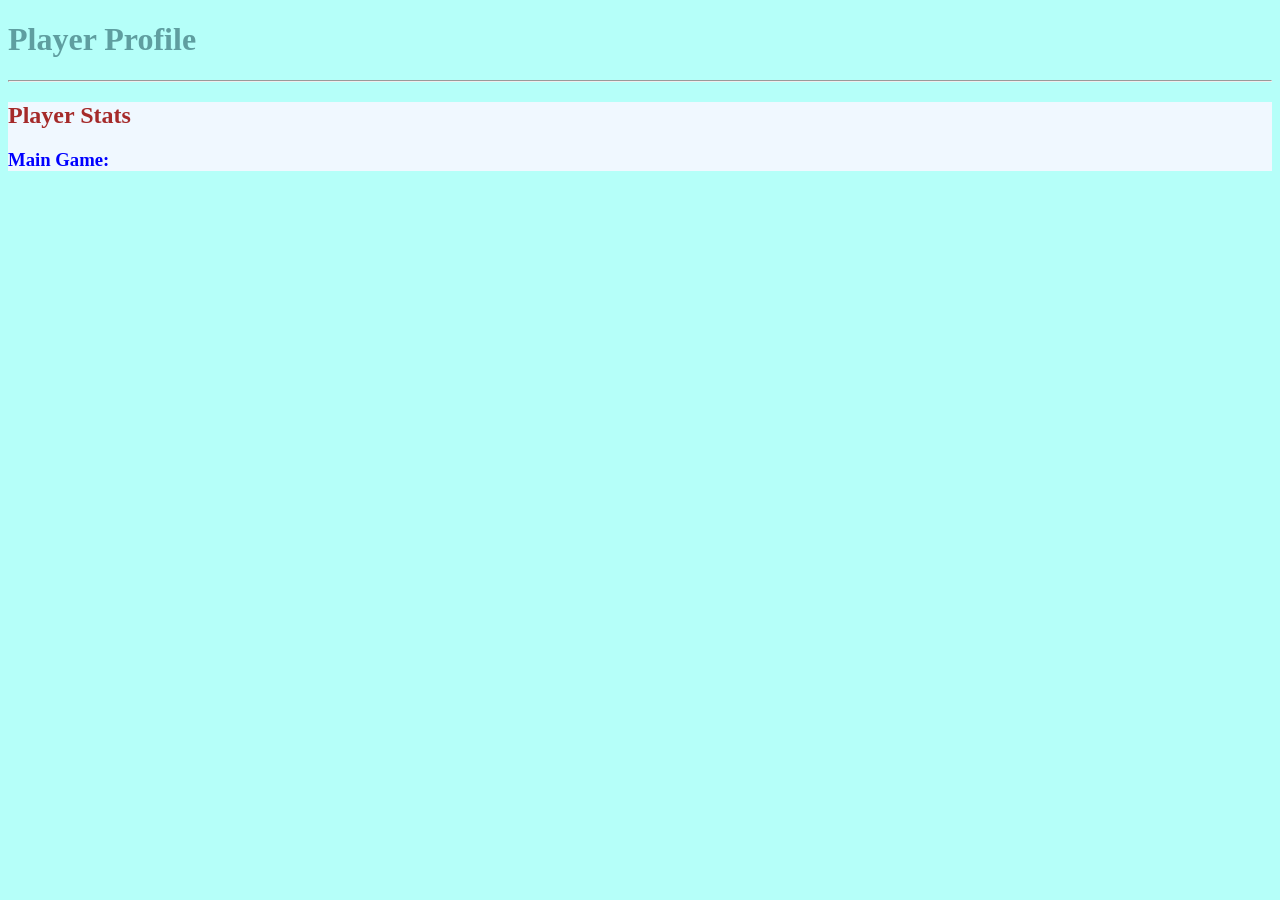
<file: Lesson1-Into-to-CSS/index.html>
<!DOCTYPE html>
<html lang="en">
<head>
    <meta charset="UTF-8">
    <meta name="viewport" content="width=device-width, initial-scale=1.0">
    <title>Intro to CSS</title>
    <!-- <style>
        body {
            background-color: rgb(181, 255, 249);
            color: cadetblue;}
    </style> -->
    <link rel="stylesheet" href="style.css">
</head>
<body>
    <h1>Player Profile</h1>
    <hr>
    <div class="stats">
        <h2 id="player">Player Stats</h2>
        <h3>Main Game:</h3>
    </div>

</body>
</html>
</file>
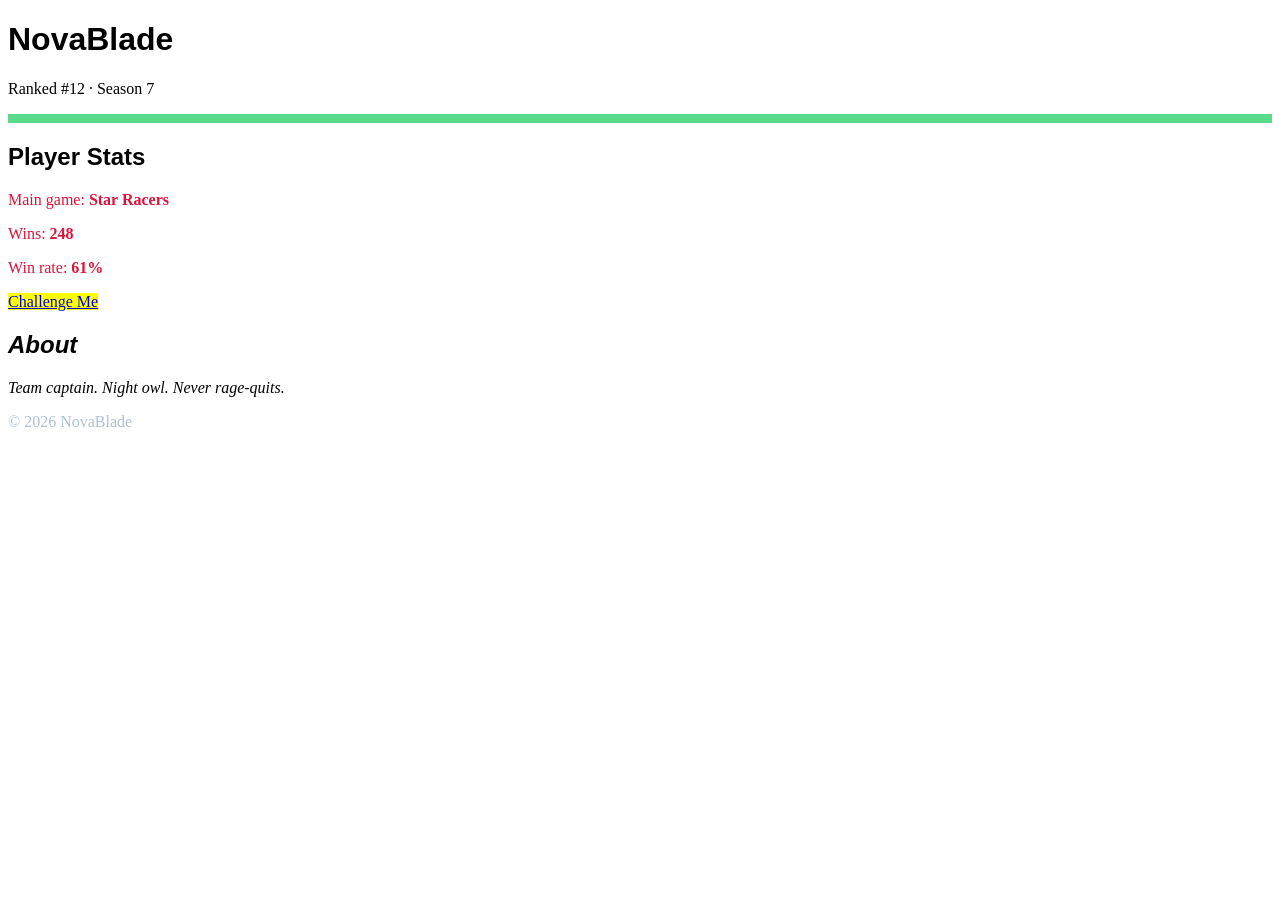
<file: Lesson2-Selectors/index.html>
<!DOCTYPE html>
<html lang="en">
<head>
    <meta charset="UTF-8">
    <meta name="viewport" content="width=device-width, initial-scale=1.0">
    <title>Player Profile</title>

    <!-- This ONE line decides how the whole page looks.
         rel="stylesheet" = "this file is CSS"
         href="..."       = where the CSS file lives -->
    <link rel="stylesheet" href="style.css">
</head>
<body>

    <header id="banner">
        <h1>NovaBlade</h1>
        <p class="tagline">Ranked #12 &middot; Season 7</p>
    </header>

    <main>
        <section class="player-card">
            <h2>Player Stats</h2>
            <p>Main game: <span class="tag">Star Racers</span></p>
            <p>Wins: <span class="stat">248</span></p>
            <p>Win rate: <span class="stat">61%</span></p>
            <a class="btn" href="#">Challenge Me</a>
        </section>

        <section class="about">
            <h2>About</h2>
            <p>Team captain. Night owl. Never rage-quits.</p>
        </section>
    </main>

    <footer>
        <p>&copy; 2026 NovaBlade</p>
    </footer>

</body>
</html>
</file>
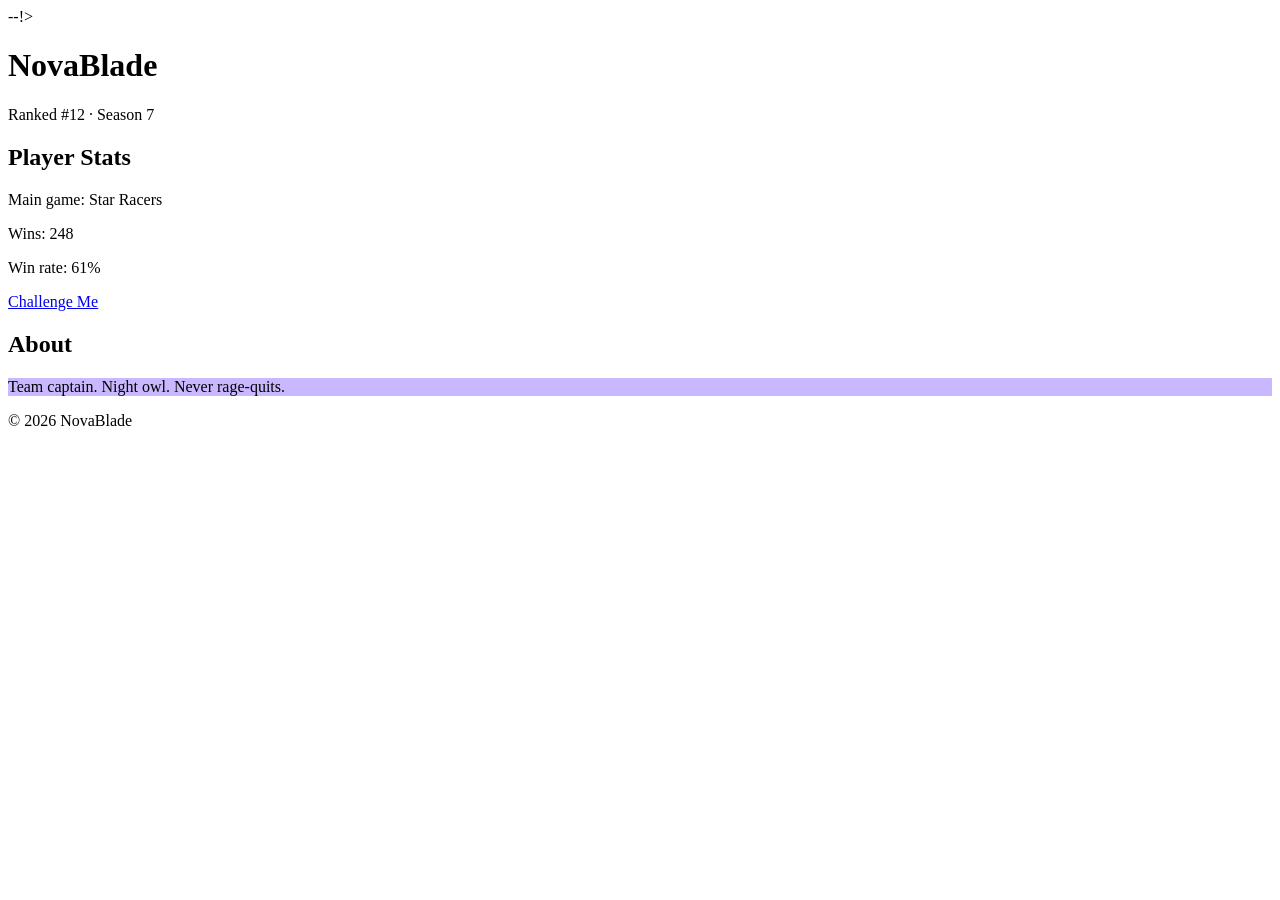
<file: Lesson1-Into-to-CSS/player-profile/index.html>
<!DOCTYPE html>
<html lang="en">
<head>
    <meta charset="UTF-8">
    <meta name="viewport" content="width=device-width, initial-scale=1.0">
    <title>Player Profile</title>

    <!-- This ONE line decides how the whole page looks.
         rel="stylesheet" = "this file is CSS"
         href="..."       = where the CSS file lives -->
    <!-- <link rel="stylesheet" href="themes/neon.css"> -->
<style>/* =========================================================
   ARCADE THEME  ·  ready-made skin for Lesson 1
   You don't need to understand every line yet.
   By the end of Unit 2, you will.
   ========================================================= */

    /* <!-- body { */
    /* background-color: #1a1033;          deep purple cabinet */
    /* color: #f5f0ff;                     /* near-white text */
    /* <!-- font-family: "Courier New", Courier, monospace; */
    /* margin: 0; */
    padding: 24px;
}

/* header { */
    /* border: 4px solid #ffd23f;          gold marquee frame */
    /* padding: 12px 20px; */
    /* text-align: center; */
}

/* h1 { */
    /* color: #ffd23f; */
    /* font-size: 40px; */
    /* letter-spacing: 4px; */
    /* text-transform: uppercase; */
    /* margin: 0; */
/* } */

/* h2 { */
    color: #3ef0c8;                     mint
    /* text-transform: uppercase; */
/* } */
/*  */
/* .tagline { */
    /* color: #c9b8ff; */
    /* margin: 6px 0 0; */
/* } */
/*  */
/* .player-card { */
    /* border: 4px dashed #3ef0c8; */
    /* padding: 4px 20px 20px; */
    /* margin-top: 20px; */
/* } */
/*  */
/* .tag { */
    background-color: #ff5ca8;          hot pink pill
    /* color: #1a1033; */
    /* padding: 2px 8px; */
/* } */
/*  */
/* .stat { */
    /* color: #ffd23f; */
    /* font-weight: bold; */
/* } */
/*  */
/* .btn { */
    /* display: inline-block; */
    /* background-color: #ffd23f; */
    /* color: #1a1033; */
    /* padding: 10px 18px; */
    /* text-decoration: none; */
    /* font-weight: bold; */
/* } */
/*  */
/* footer { */
    /* color: #c9b8ff; */
    /* text-align: center; */
    /* margin-top: 24px; */
/* } */
<!-- </style> --!>
</head>
<body>

    <header>
        <h1>NovaBlade</h1>
        <p class="tagline">Ranked #12 &middot; Season 7</p>
    </header>

    <main>
        <section class="player-card">
            <h2>Player Stats</h2>
            <p>Main game: <span class="tag">Star Racers</span></p>
            <p>Wins: <span class="stat">248</span></p>
            <p>Win rate: <span class="stat">61%</span></p>
            <a class="btn" href="#">Challenge Me</a>
        </section>

        <section>
            <h2>About</h2>
            <p style="background-color: #c9b8ff;">Team captain. Night owl. Never rage-quits.</p>
        </section>
    </main>

    <footer>
        <p>&copy; 2026 NovaBlade</p>
    </footer>

</body>
</html>
</file>
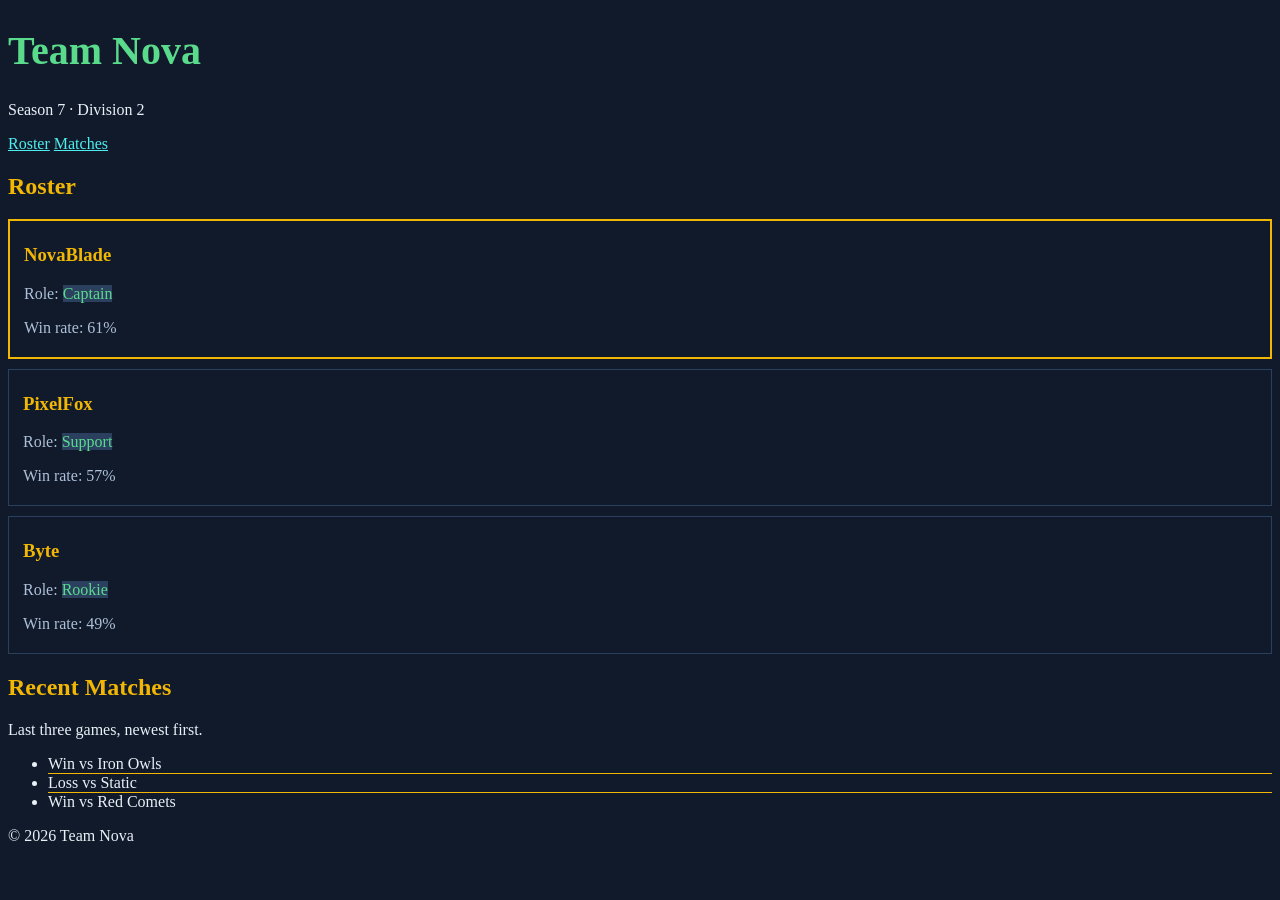
<file: Lesson2-Selectors/2A-B-Simple-Combinators/squad-page/index.html>
<!DOCTYPE html>
<html lang="en">
<head>
    <meta charset="UTF-8">
    <meta name="viewport" content="width=device-width, initial-scale=1.0">
    <title>Team Nova</title>
    <link rel="stylesheet" href="style.css">
</head>
<body>

    <header>
        <h1>Team Nova</h1>
        <p class="tagline">Season 7 &middot; Division 2</p>
        <nav>
            <a href="#roster" class="active">Roster</a>  <!-- the section you are on -->
            <a href="#matches">Matches</a>
        </nav>
    </header>

    <main>
        <!-- id="roster": one-of-a-kind, so the nav link can jump here -->
        <section id="roster">
            <h2>Roster</h2>

            <!-- three cards share a CLASS... -->
            <article class="player-card" id="captain">  <!-- ...only one has this ID -->
                <h3>NovaBlade</h3>
                <p>Role: <span class="tag">Captain</span></p>
                <p>Win rate: <span class="stat">61%</span></p>
            </article>

            <article class="player-card">
                <h3>PixelFox</h3>
                <p>Role: <span class="tag">Support</span></p>
                <p>Win rate: <span class="stat">57%</span></p>
            </article>

            <article class="player-card">
                <h3>Byte</h3>
                <p>Role: <span class="tag">Rookie</span></p>
                <p>Win rate: <span class="stat">49%</span></p>
            </article>
        </section>

        <section id="matches">
            <h2>Recent Matches</h2>
            <p>Last three games, newest first.</p>
            <ul class="results">
                <li>Win vs Iron Owls</li>
                <li>Loss vs Static</li>
                <li>Win vs Red Comets</li>
            </ul>
        </section>
    </main>

    <footer>
        <p>&copy; 2026 Team Nova</p>
    </footer>

</body>
</html>
</file>
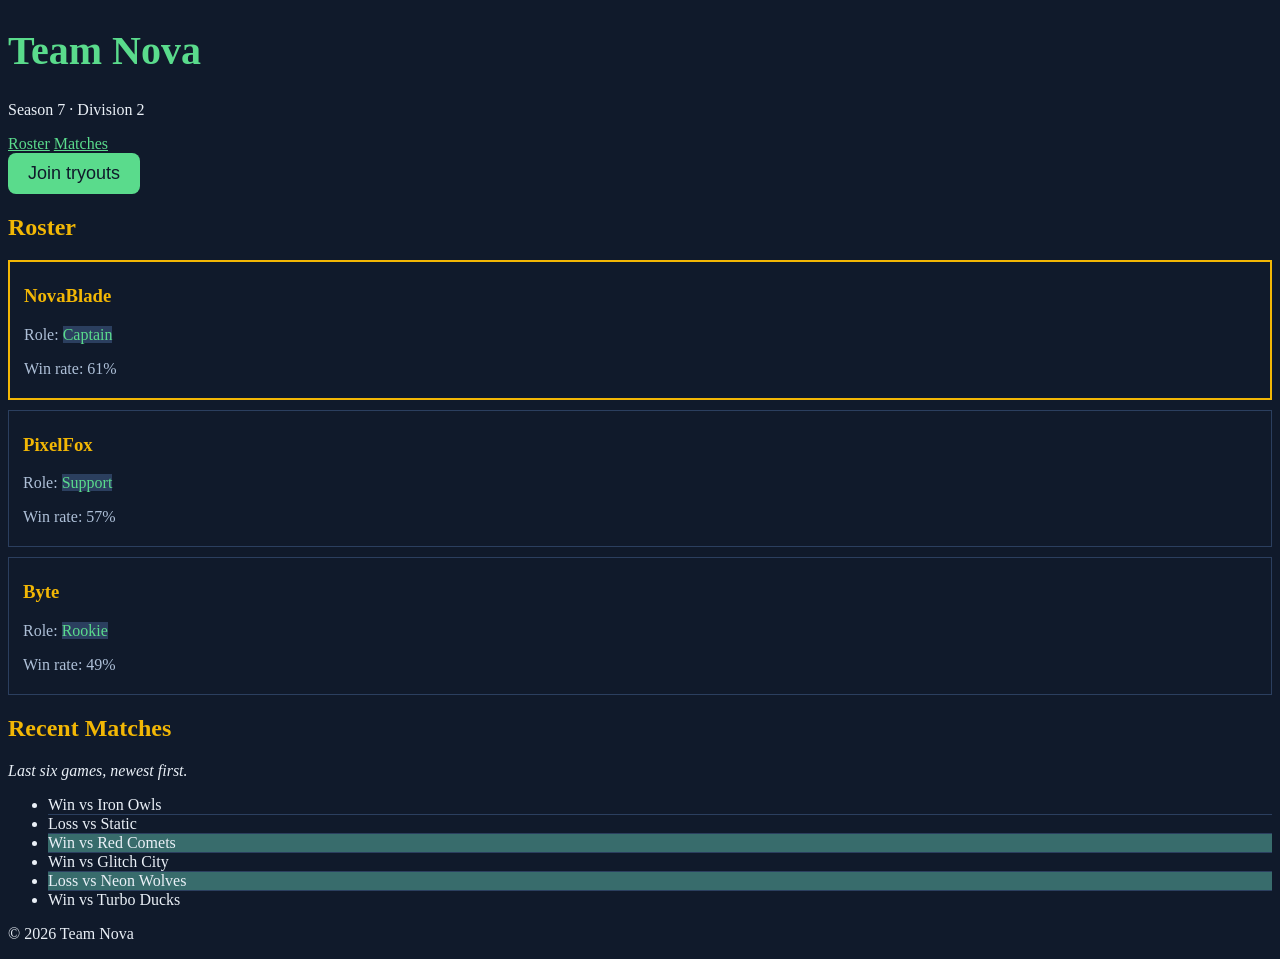
<file: Lesson2-Selectors/2C-Pseudo-Selectors/squad-page/index.html>
<!DOCTYPE html>
<html lang="en">
<head>
    <meta charset="UTF-8">
    <meta name="viewport" content="width=device-width, initial-scale=1.0">
    <title>Team Nova</title>
    <link rel="stylesheet" href="style.css">
</head>
<body>

    <header>
        <h1>Team Nova</h1>
        <p class="tagline">Season 7 &middot; Division 2</p>
        <nav>
            <a href="#roster">Roster</a>
            <a href="#matches">Matches</a>
        </nav>
        <!-- NEW in 2C: a button, so we can style how it reacts -->
        <button class="join">Join tryouts</button>
    </header>

    <main>
        <section id="roster">
            <h2>Roster</h2>

            <article class="player-card" id="captain">
                <h3>NovaBlade</h3>
                <p>Role: <span class="tag">Captain</span></p>
                <p>Win rate: <span class="stat">61%</span></p>
            </article>

            <article class="player-card">
                <h3>PixelFox</h3>
                <p>Role: <span class="tag">Support</span></p>
                <p>Win rate: <span class="stat">57%</span></p>
            </article>

            <article class="player-card">
                <h3>Byte</h3>
                <p>Role: <span class="tag">Rookie</span></p>
                <p>Win rate: <span class="stat">49%</span></p>
            </article>
        </section>

        <section id="matches">
            <h2>Recent Matches</h2>
            <p>Last six games, newest first.</p>
            <!-- NEW in 2C: six results instead of three -->
            <ul class="results">
                <li>Win vs Iron Owls</li>
                <li>Loss vs Static</li>
                <li>Win vs Red Comets</li>
                <li>Win vs Glitch City</li>
                <li>Loss vs Neon Wolves</li>
                <li>Win vs Turbo Ducks</li>
            </ul>
        </section>
    </main>

    <footer>
        <p>&copy; 2026 Team Nova</p>
    </footer>

</body>
</html>
</file>
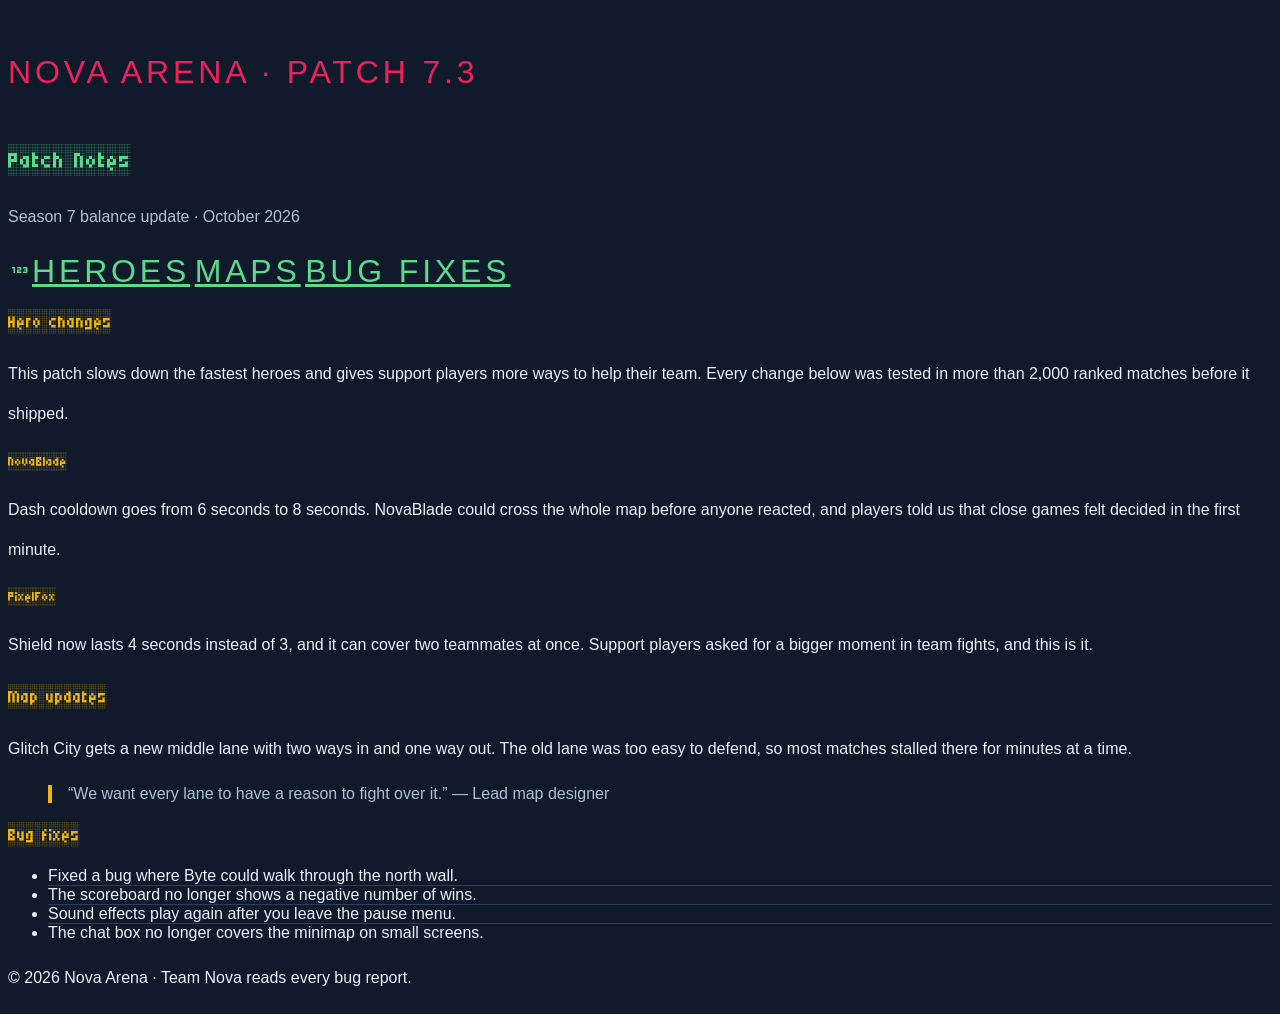
<file: Lesson3-Typography/starter.html>
<!DOCTYPE html>
<html lang="en">
<head>
    <meta charset="UTF-8">
    <meta name="viewport" content="width=device-width, initial-scale=1.0">
    <title>Patch 7.3 Notes · Nova Arena</title>
    <!-- STEP 1 ▸ paste the Google Fonts lines here -->
    <link rel="stylesheet" href="style.css">
    <link rel="preconnect" href="https://fonts.googleapis.com">
    <link rel="preconnect" href="https://fonts.gstatic.com" crossorigin>
    <link href="https://fonts.googleapis.com/css2?family=Bungee&family=Micro+5+Charted&display=swap" rel="stylesheet">
    <link rel="stylesheet" href="https://fonts.googleapis.com/css2?family=Material+Symbols+Outlined:opsz,wght,FILL,GRAD@20..48,100..700,0..1,-50..200&icon_names=123" />
    
    
</head>
<body>
    <header>
        <p class="eyebrow">Nova Arena · Patch 7.3</p>
        <h1>Patch Notes <i class="bi bi-alphabet-uppercase"></i></h1>
        <p class="tagline">Season 7 balance update · October 2026</p>
        <nav>
            <a href="#heroes"><span class="material-symbols-outlined">
123
</span>Heroes</a>
            <a href="#maps">Maps</a>
            <a href="#fixes">Bug fixes</a>
        </nav>
    </header>

    <main>
        <section id="heroes">
            <h2>Hero changes</h2>
            <p>This patch slows down the fastest heroes and gives support players more ways to help their team. Every change below was tested in more than 2,000 ranked matches before it shipped.</p>

            <h3>NovaBlade</h3>
            <p>Dash cooldown goes from 6 seconds to 8 seconds. NovaBlade could cross the whole map before anyone reacted, and players told us that close games felt decided in the first minute.</p>

            <h3>PixelFox</h3>
            <p>Shield now lasts 4 seconds instead of 3, and it can cover two teammates at once. Support players asked for a bigger moment in team fights, and this is it.</p>
        </section>

        <section id="maps">
            <h2>Map updates</h2>
            <p>Glitch City gets a new middle lane with two ways in and one way out. The old lane was too easy to defend, so most matches stalled there for minutes at a time.</p>
            <blockquote>“We want every lane to have a reason to fight over it.” — Lead map designer</blockquote>
        </section>

        <section id="fixes">
            <h2>Bug fixes</h2>
            <ul>
                <li>Fixed a bug where Byte could walk through the north wall.</li>
                <li>The scoreboard no longer shows a negative number of wins.</li>
                <li>Sound effects play again after you leave the pause menu.</li>
                <li>The chat box no longer covers the minimap on small screens.</li>
            </ul>
        </section>
    </main>

    <footer>
        <p>© 2026 Nova Arena · Team Nova reads every bug report.</p>
    </footer>
</body>
</html>
</file>
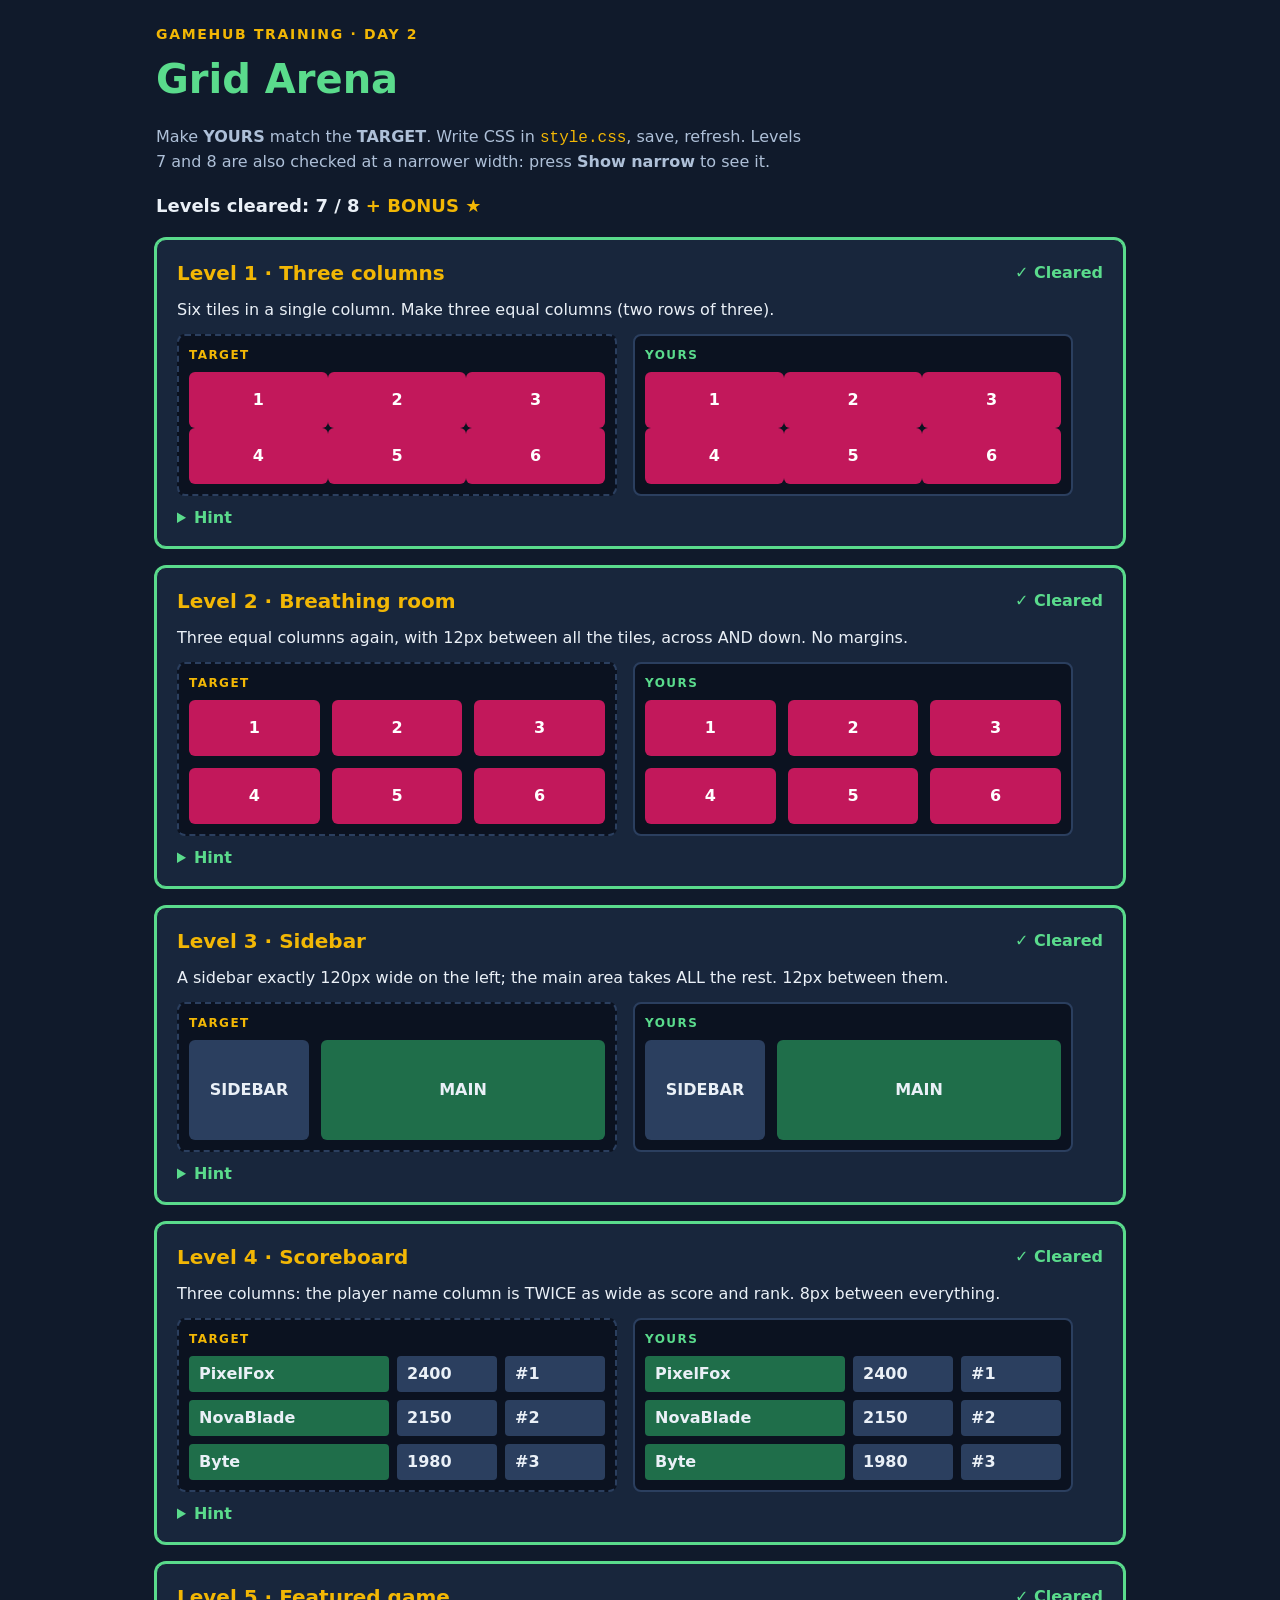
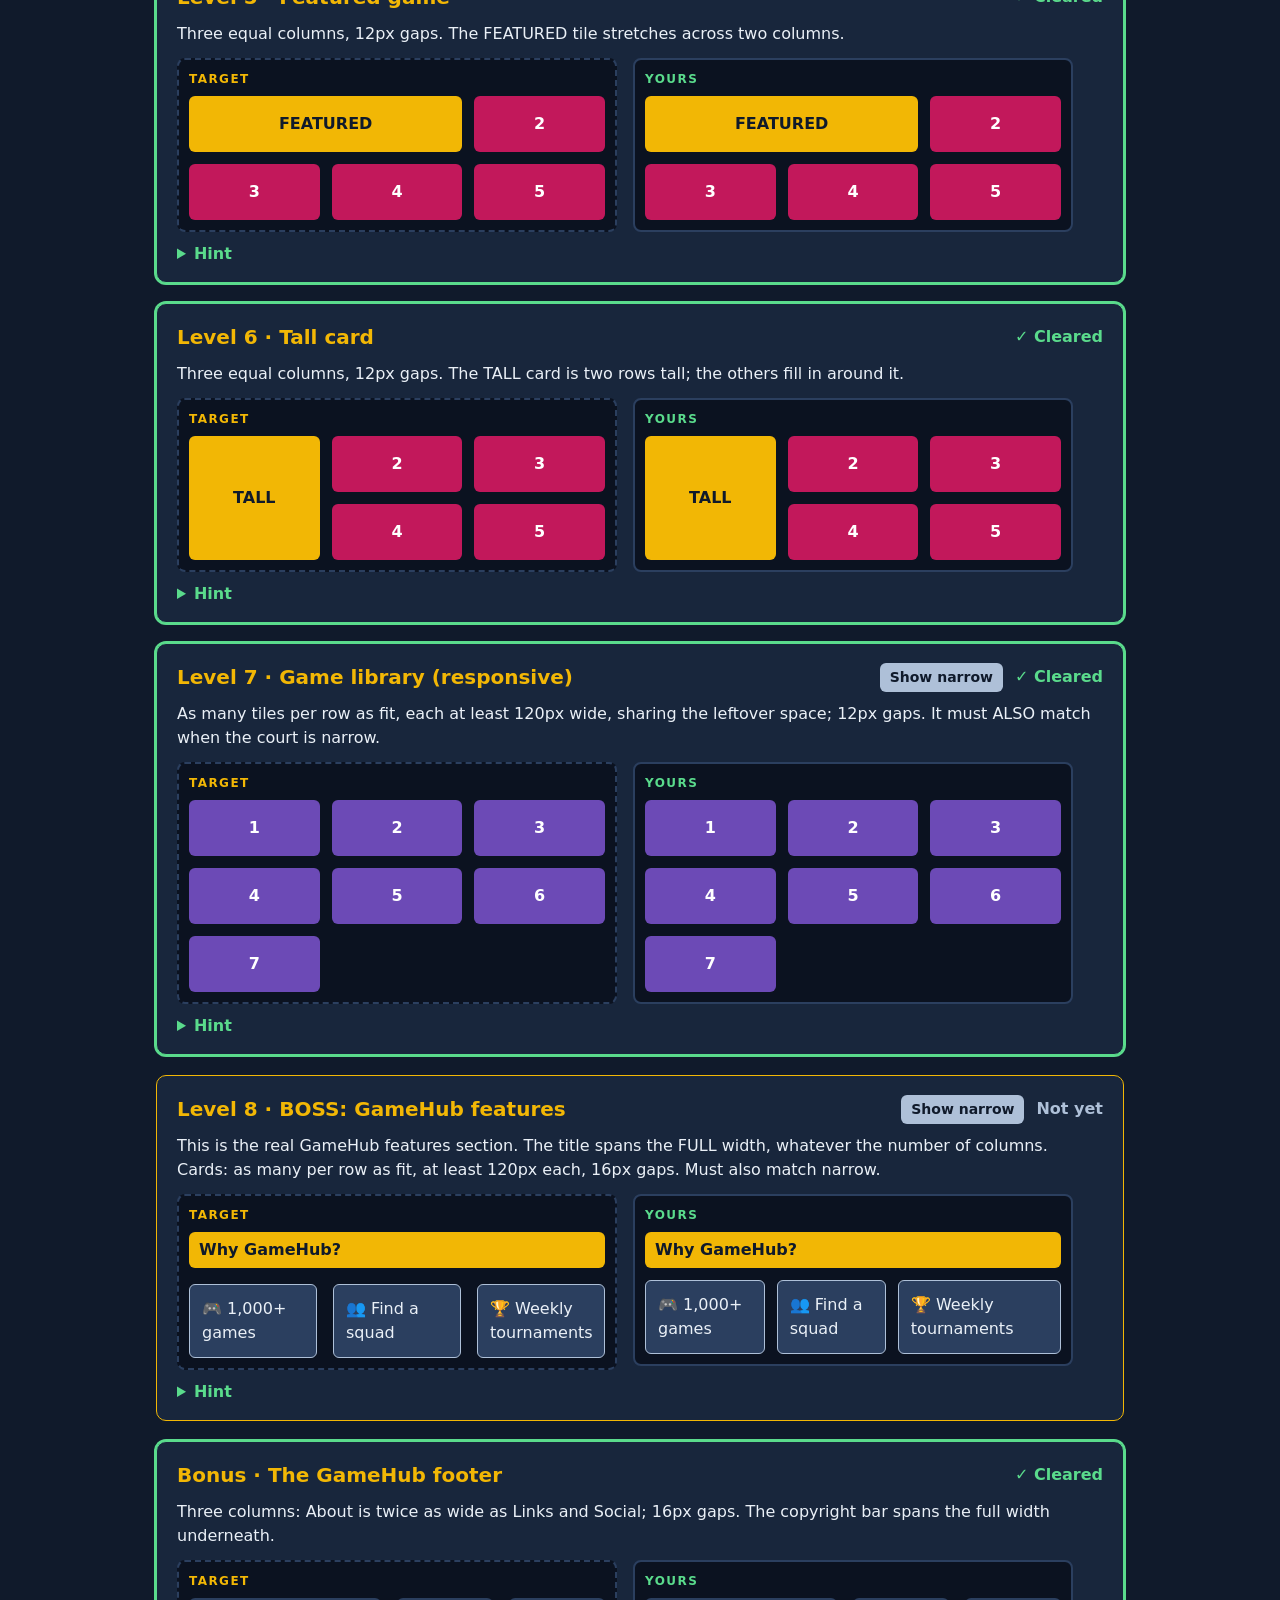
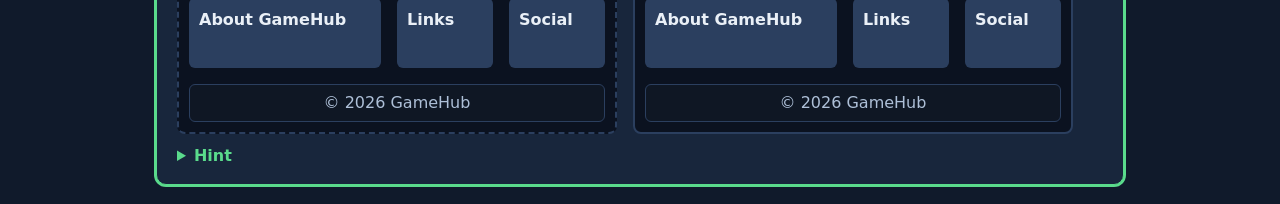
<file: Lesson8-Grid/arena.html>
<!DOCTYPE html>
<html lang="en">

<head>
    <meta charset="UTF-8">
    <meta name="viewport" content="width=device-width, initial-scale=1.0">
    <title>Grid Arena · GameHub Training</title>
    <!-- arena.css draws the arena and the TARGET courts. Don't edit it. -->
    <link rel="stylesheet" href="arena.css">
    <!-- style.css is YOUR file. All your work goes there. -->
    <link rel="stylesheet" href="style.css">
</head>

<body>
    <header class="arena-top">
        <p class="kicker">GameHub training · Day 2</p>
        <h1>Grid Arena</h1>
        <p class="lead">Make <b>YOURS</b> match the <b>TARGET</b>. Write CSS in <code>style.css</code>, save, refresh.
            Levels 7 and 8 are also checked at a narrower width: press <b>Show narrow</b> to see it.</p>
        <p class="score" aria-live="polite">Levels cleared: <span id="cleared">0</span> / 8 <span id="bonus"></span></p>
    </header>

    <main>
        <!-- LEVEL 1 -->
        <section class="level" aria-labelledby="h-l1">
            <div class="level-head">
                <h2 id="h-l1">Level 1 · Three columns</h2>
                <div class="head-right">
                    <p class="status">Not yet</p>
                </div>
            </div>
            <p class="goal">Six tiles in a single column. Make three equal columns (two rows of three).</p>
            <div class="courts">
                <div class="court target">
                    <div class="t1">
                        <div class="cell" data-k>1</div>
                        <div class="cell" data-k>2</div>
                        <div class="cell" data-k>3</div>
                        <div class="cell" data-k>4</div>
                        <div class="cell" data-k>5</div>
                        <div class="cell" data-k>6</div>
                    </div>
                </div>
                <div class="court yours">
                    <div class="l1">
                        <div class="cell" data-k>1</div>
                        <div class="cell" data-k>2</div>
                        <div class="cell" data-k>3</div>
                        <div class="cell" data-k>4</div>
                        <div class="cell" data-k>5</div>
                        <div class="cell" data-k>6</div>
                    </div>
                </div>
            </div>
            <details>
                <summary>Hint</summary>Two properties on <code>.l1</code>: turn grid on, then describe the columns.
                <code>1fr</code> means one share.
            </details>
        </section>
        <!-- LEVEL 2 -->
        <section class="level" aria-labelledby="h-l2">
            <div class="level-head">
                <h2 id="h-l2">Level 2 · Breathing room</h2>
                <div class="head-right">
                    <p class="status">Not yet</p>
                </div>
            </div>
            <p class="goal">Three equal columns again, with 12px between all the tiles, across AND down. No margins.</p>
            <div class="courts">
                <div class="court target">
                    <div class="t2">
                        <div class="cell" data-k>1</div>
                        <div class="cell" data-k>2</div>
                        <div class="cell" data-k>3</div>
                        <div class="cell" data-k>4</div>
                        <div class="cell" data-k>5</div>
                        <div class="cell" data-k>6</div>
                    </div>
                </div>
                <div class="court yours">
                    <div class="l2">
                        <div class="cell" data-k>1</div>
                        <div class="cell" data-k>2</div>
                        <div class="cell" data-k>3</div>
                        <div class="cell" data-k>4</div>
                        <div class="cell" data-k>5</div>
                        <div class="cell" data-k>6</div>
                    </div>
                </div>
            </div>
            <details>
                <summary>Hint</summary>The same <code>gap</code> you used in flexbox works in grid, in both directions.
                Try <code>repeat(3, 1fr)</code> to avoid typing 1fr three times.
            </details>
        </section>
        <!-- LEVEL 3 -->
        <section class="level" aria-labelledby="h-l3">
            <div class="level-head">
                <h2 id="h-l3">Level 3 · Sidebar</h2>
                <div class="head-right">
                    <p class="status">Not yet</p>
                </div>
            </div>
            <p class="goal">A sidebar exactly 120px wide on the left; the main area takes ALL the rest. 12px between
                them.</p>
            <div class="courts">
                <div class="court target">
                    <div class="t3">
                        <div class="side" data-k>SIDEBAR</div>
                        <div class="main" data-k>MAIN</div>
                    </div>
                </div>
                <div class="court yours">
                    <div class="l3">
                        <div class="side" data-k>SIDEBAR</div>
                        <div class="main" data-k>MAIN</div>
                    </div>
                </div>
            </div>
            <details>
                <summary>Hint</summary>You can mix units: a fixed <code>px</code> column and a <code>fr</code> column
                that takes what's left.
            </details>
        </section>
        <!-- LEVEL 4 -->
        <section class="level" aria-labelledby="h-l4">
            <div class="level-head">
                <h2 id="h-l4">Level 4 · Scoreboard</h2>
                <div class="head-right">
                    <p class="status">Not yet</p>
                </div>
            </div>
            <p class="goal">Three columns: the player name column is TWICE as wide as score and rank. 8px between
                everything.</p>
            <div class="courts">
                <div class="court target">
                    <div class="t4">
                        <div class="sc name" data-k>PixelFox</div>
                        <div class="sc" data-k>2400</div>
                        <div class="sc" data-k>#1</div>
                        <div class="sc name" data-k>NovaBlade</div>
                        <div class="sc" data-k>2150</div>
                        <div class="sc" data-k>#2</div>
                        <div class="sc name" data-k>Byte</div>
                        <div class="sc" data-k>1980</div>
                        <div class="sc" data-k>#3</div>
                    </div>
                </div>
                <div class="court yours">
                    <div class="l4">
                        <div class="sc name" data-k>PixelFox</div>
                        <div class="sc" data-k>2400</div>
                        <div class="sc" data-k>#1</div>
                        <div class="sc name" data-k>NovaBlade</div>
                        <div class="sc" data-k>2150</div>
                        <div class="sc" data-k>#2</div>
                        <div class="sc name" data-k>Byte</div>
                        <div class="sc" data-k>1980</div>
                        <div class="sc" data-k>#3</div>
                    </div>
                </div>
            </div>
            <details>
                <summary>Hint</summary>Shares don't have to be equal: <code>2fr</code> gets twice as much as
                <code>1fr</code>.
            </details>
        </section>
        <!-- LEVEL 5 -->
        <section class="level" aria-labelledby="h-l5">
            <div class="level-head">
                <h2 id="h-l5">Level 5 · Featured game</h2>
                <div class="head-right">
                    <p class="status">Not yet</p>
                </div>
            </div>
            <p class="goal">Three equal columns, 12px gaps. The FEATURED tile stretches across two columns.</p>
            <div class="courts">
                <div class="court target">
                    <div class="t5">
                        <div class="cell big" data-k>FEATURED</div>
                        <div class="cell" data-k>2</div>
                        <div class="cell" data-k>3</div>
                        <div class="cell" data-k>4</div>
                        <div class="cell" data-k>5</div>
                    </div>
                </div>
                <div class="court yours">
                    <div class="l5">
                        <div class="cell big" data-k>FEATURED</div>
                        <div class="cell" data-k>2</div>
                        <div class="cell" data-k>3</div>
                        <div class="cell" data-k>4</div>
                        <div class="cell" data-k>5</div>
                    </div>
                </div>
            </div>
            <details>
                <summary>Hint</summary>Set up the grid on <code>.l5</code>. Then tell <code>.l5 .big</code> how many
                columns to <b>span</b>.
            </details>
        </section>
        <!-- LEVEL 6 -->
        <section class="level" aria-labelledby="h-l6">
            <div class="level-head">
                <h2 id="h-l6">Level 6 · Tall card</h2>
                <div class="head-right">
                    <p class="status">Not yet</p>
                </div>
            </div>
            <p class="goal">Three equal columns, 12px gaps. The TALL card is two rows tall; the others fill in around
                it.</p>
            <div class="courts">
                <div class="court target">
                    <div class="t6">
                        <div class="cell tall" data-k>TALL</div>
                        <div class="cell" data-k>2</div>
                        <div class="cell" data-k>3</div>
                        <div class="cell" data-k>4</div>
                        <div class="cell" data-k>5</div>
                    </div>
                </div>
                <div class="court yours">
                    <div class="l6">
                        <div class="cell tall" data-k>TALL</div>
                        <div class="cell" data-k>2</div>
                        <div class="cell" data-k>3</div>
                        <div class="cell" data-k>4</div>
                        <div class="cell" data-k>5</div>
                    </div>
                </div>
            </div>
            <details>
                <summary>Hint</summary>Like Level 5, but rows instead of columns.
            </details>
        </section>
        <!-- LEVEL 7 -->
        <section class="level" data-widths="416 280" aria-labelledby="h-l7">
            <div class="level-head">
                <h2 id="h-l7">Level 7 · Game library (responsive)</h2>
                <div class="head-right"><button type="button" class="narrow-btn" aria-pressed="false">Show
                        narrow</button>
                    <p class="status">Not yet</p>
                </div>
            </div>
            <p class="goal">As many tiles per row as fit, each at least 120px wide, sharing the leftover space; 12px
                gaps. It must ALSO match when the court is narrow.</p>
            <div class="courts">
                <div class="court target">
                    <div class="t7">
                        <div class="game" data-k>1</div>
                        <div class="game" data-k>2</div>
                        <div class="game" data-k>3</div>
                        <div class="game" data-k>4</div>
                        <div class="game" data-k>5</div>
                        <div class="game" data-k>6</div>
                        <div class="game" data-k>7</div>
                    </div>
                </div>
                <div class="court yours">
                    <div class="l7">
                        <div class="game" data-k>1</div>
                        <div class="game" data-k>2</div>
                        <div class="game" data-k>3</div>
                        <div class="game" data-k>4</div>
                        <div class="game" data-k>5</div>
                        <div class="game" data-k>6</div>
                        <div class="game" data-k>7</div>
                    </div>
                </div>
            </div>
            <details>
                <summary>Hint</summary><code>repeat(3, 1fr)</code> looks right here but fails narrow. You need
                <code>repeat(auto-fit, minmax(&hellip;, &hellip;))</code>.
            </details>
        </section>
        <!-- LEVEL 8 -->
        <section class="level boss" data-widths="416 280" aria-labelledby="h-l8">
            <div class="level-head">
                <h2 id="h-l8">Level 8 · BOSS: GameHub features</h2>
                <div class="head-right"><button type="button" class="narrow-btn" aria-pressed="false">Show
                        narrow</button>
                    <p class="status">Not yet</p>
                </div>
            </div>
            <p class="goal">This is the real GameHub features section. The title spans the FULL width, whatever the
                number of columns. Cards: as many per row as fit, at least 120px each, 16px gaps. Must also match
                narrow.</p>
            <div class="courts">
                <div class="court target">
                    <div class="t8">
                        <div class="title" data-k>Why GameHub?</div>
                        <div class="card" data-k>🎮 1,000+ games</div>
                        <div class="card" data-k>👥 Find a squad</div>
                        <div class="card" data-k>🏆 Weekly tournaments</div>
                    </div>
                </div>
                <div class="court yours">
                    <div class="l8">
                        <div class="title" data-k>Why GameHub?</div>
                        <div class="card" data-k>🎮 1,000+ games</div>
                        <div class="card" data-k>👥 Find a squad</div>
                        <div class="card" data-k>🏆 Weekly tournaments</div>
                    </div>
                </div>
            </div>
            <details>
                <summary>Hint</summary>Level 7's columns, plus one rule on <code>.l8 .title</code>. <code>span 3</code>
                breaks when there are only 2 columns: span from the first line to the last line instead
                (<code>1 / -1</code>).
            </details>
        </section>
        <!-- BONUS -->
        <section class="level bonus" aria-labelledby="h-l9">
            <div class="level-head">
                <h2 id="h-l9">Bonus · The GameHub footer</h2>
                <div class="head-right">
                    <p class="status">Not yet</p>
                </div>
            </div>
            <p class="goal">Three columns: About is twice as wide as Links and Social; 16px gaps. The copyright bar
                spans the full width underneath.</p>
            <div class="courts">
                <div class="court target">
                    <div class="t9">
                        <div class="fcol" data-k>About GameHub</div>
                        <div class="fcol" data-k>Links</div>
                        <div class="fcol" data-k>Social</div>
                        <div class="bottom" data-k>© 2026 GameHub</div>
                    </div>
                </div>
                <div class="court yours">
                    <div class="l9">
                        <div class="fcol" data-k>About GameHub</div>
                        <div class="fcol" data-k>Links</div>
                        <div class="fcol" data-k>Social</div>
                        <div class="bottom" data-k>© 2026 GameHub</div>
                    </div>
                </div>
            </div>
            <details>
                <summary>Hint</summary>Level 4's column idea plus Level 8's full-width trick.
            </details>
        </section>
    </main>

    <script src="check.js"></script>
</body>

</html>
</file>
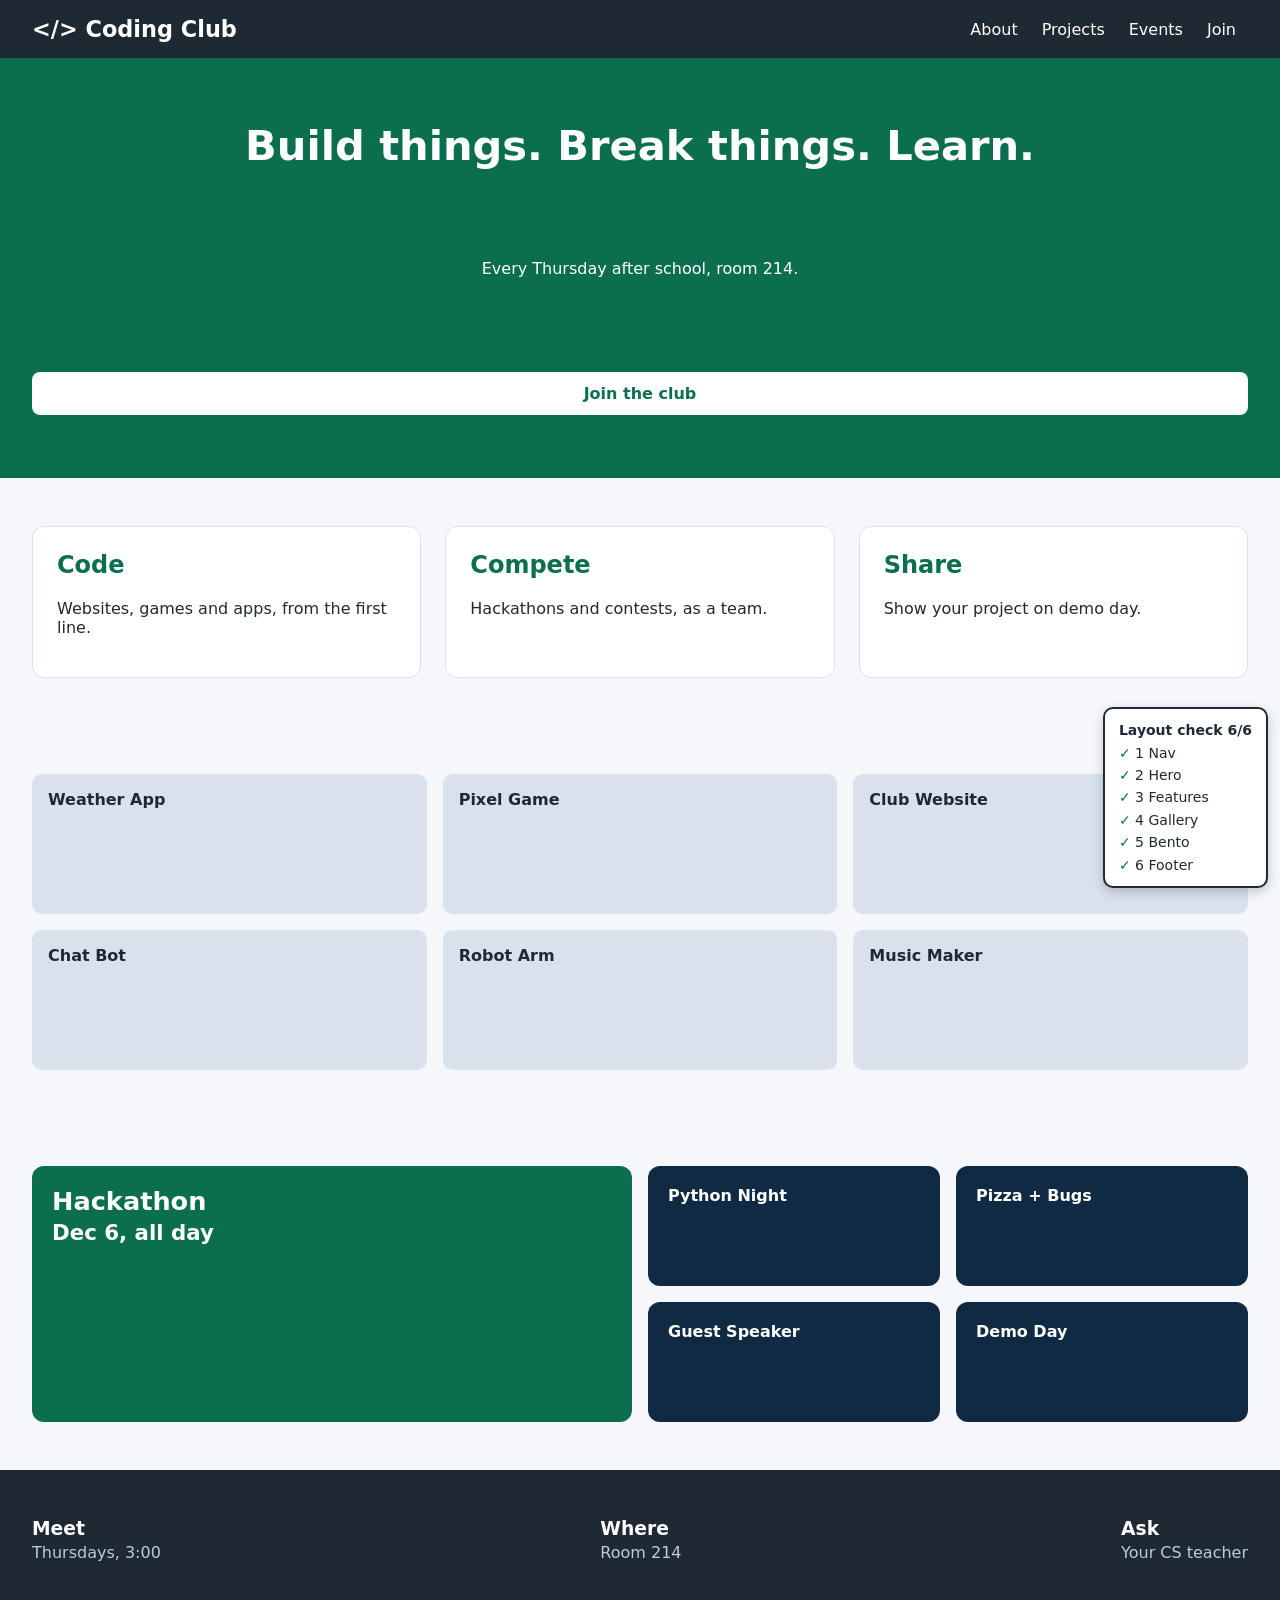
<file: Lesson9-Layout-Rescue/coding-club.html>
<!DOCTYPE html>
<html lang="en">
<head>
  <meta charset="UTF-8">
  <meta name="viewport" content="width=device-width, initial-scale=1.0">
  <title>Coding Club</title>
  <link rel="stylesheet" href="style.css">
</head>
<body>
  <!-- Layout Rescue: do NOT change this file. All your work goes in style.css.
       Keep coding-club.html, style.css and check.js in the same folder. -->

  <!-- SECTION 1: nav -->
  <nav class="nav">
    <a class="logo" href="#">&lt;/&gt; Coding Club</a>
    <ul class="links">
      <li><a href="#about">About</a></li>
      <li><a href="#projects">Projects</a></li>
      <li><a href="#events">Events</a></li>
      <li><a href="#join">Join</a></li>
    </ul>
  </nav>

  <!-- SECTION 2: hero -->
  <header class="hero">
    <h1>Build things. Break things. Learn.</h1>
    <p>Every Thursday after school, room 214.</p>
    <a class="btn" href="#join">Join the club</a>
  </header>

  <!-- SECTION 3: features -->
  <section class="features" id="about">
    <article class="card">
      <h2>Code</h2>
      <p>Websites, games and apps, from the first line.</p>
    </article>
    <article class="card">
      <h2>Compete</h2>
      <p>Hackathons and contests, as a team.</p>
    </article>
    <article class="card">
      <h2>Share</h2>
      <p>Show your project on demo day.</p>
    </article>
  </section>

  <!-- SECTION 4: gallery -->
  <section class="gallery" id="projects">
    <div class="photo">Weather App</div>
    <div class="photo">Pixel Game</div>
    <div class="photo">Club Website</div>
    <div class="photo">Chat Bot</div>
    <div class="photo">Robot Arm</div>
    <div class="photo">Music Maker</div>
  </section>

  <!-- SECTION 5: bento -->
  <section class="bento" id="events">
    <div class="tile big">Hackathon<br><small>Dec 6, all day</small></div>
    <div class="tile">Python Night</div>
    <div class="tile">Pizza + Bugs</div>
    <div class="tile">Guest Speaker</div>
    <div class="tile">Demo Day</div>
  </section>

  <!-- SECTION 6: footer -->
  <footer class="footer" id="join">
    <div class="col"><h3>Meet</h3><p>Thursdays, 3:00</p></div>
    <div class="col"><h3>Where</h3><p>Room 214</p></div>
    <div class="col"><h3>Ask</h3><p>Your CS teacher</p></div>
  </footer>

  <script src="check.js"></script>
</body>
</html>
</file>
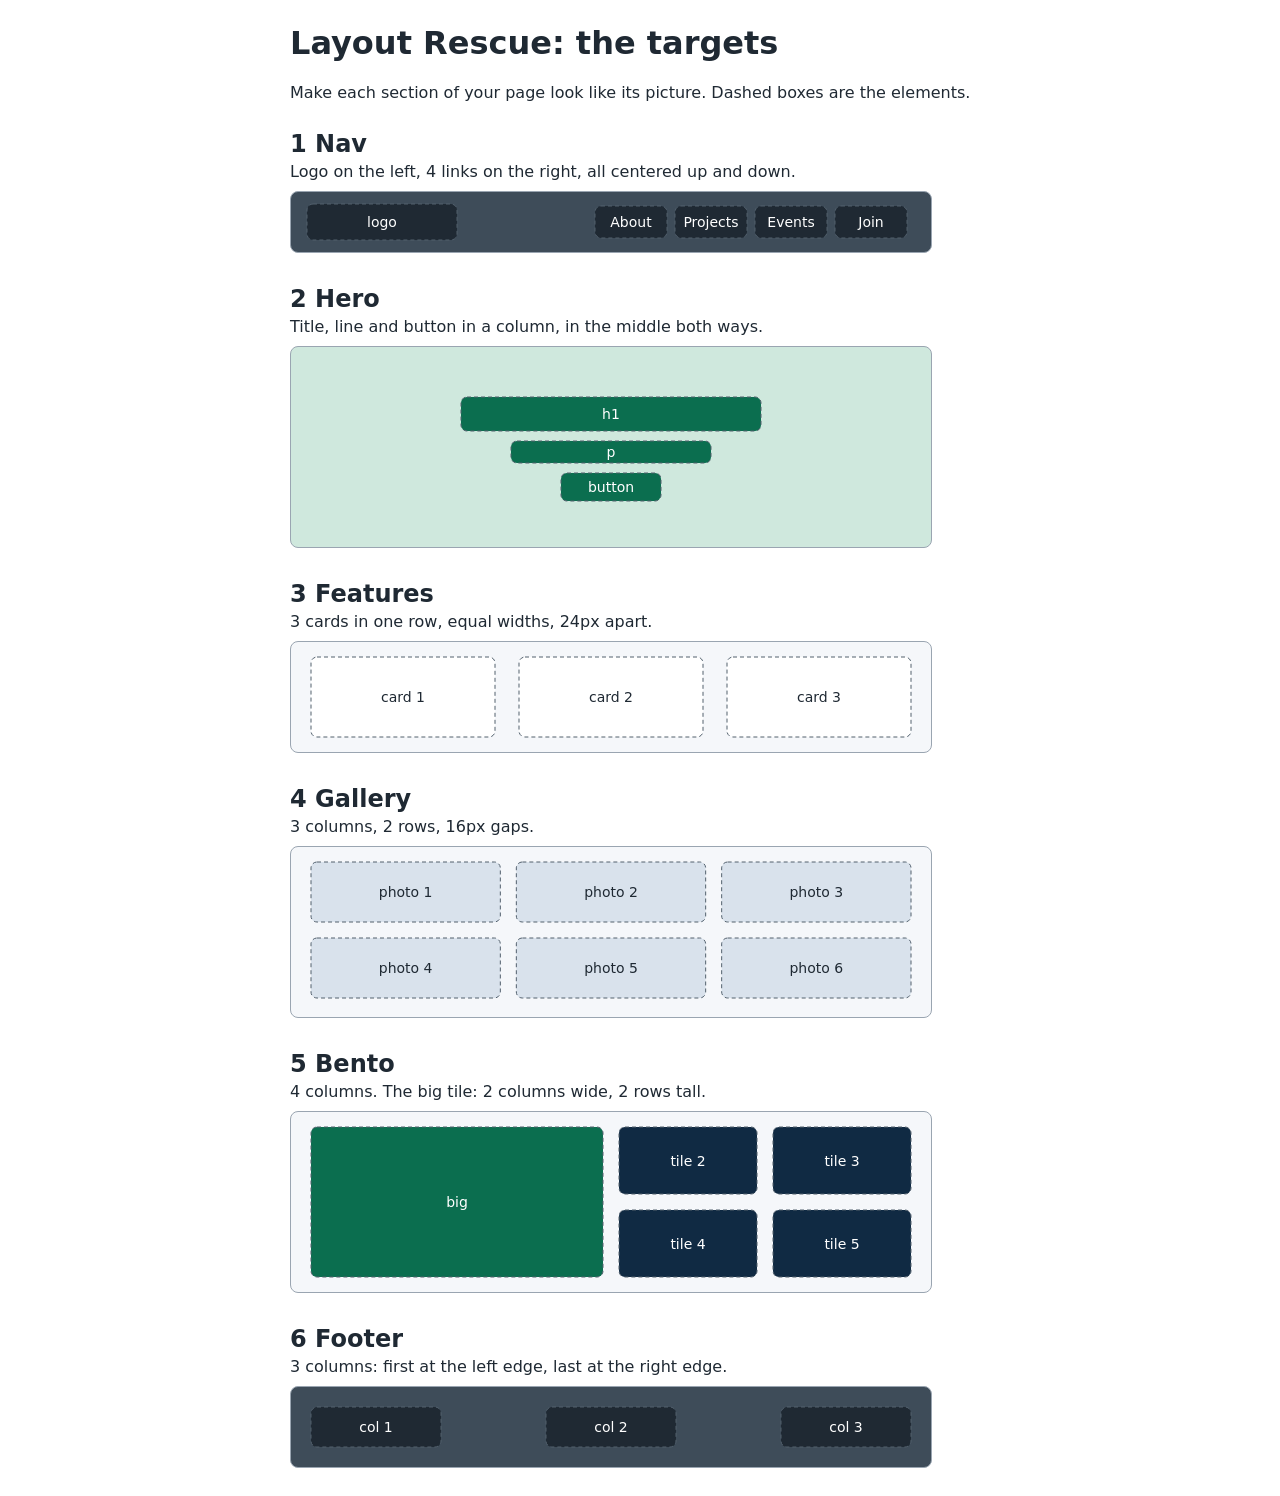
<file: Lesson9-Layout-Rescue/targets.html>
<!DOCTYPE html><html lang="en"><head><meta charset="UTF-8"><meta name="viewport" content="width=device-width, initial-scale=1.0">
<title>Layout Rescue - Targets</title><style>body{font-family:system-ui,sans-serif;max-width:700px;margin:24px auto;padding:0 16px;color:#1f2933}h2{margin:28px 0 4px}p{margin:0 0 10px}</style></head><body>
<h1>Layout Rescue: the targets</h1><p>Make each section of your page look like its picture. Dashed boxes are the elements.</p>
<h2>1 Nav</h2><p>Logo on the left, 4 links on the right, all centered up and down.</p><svg viewBox="0 0 640 60" width="100%" role="img" style="max-width:640px;background:#3e4c59;border:1px solid #9aa5b1;border-radius:8px"><rect x="16" y="12" width="150" height="36" rx="6" fill="#1f2933" stroke="#52606d" stroke-dasharray="4 3"/><text x="91.0" y="35.0" text-anchor="middle" font-size="14" font-family="system-ui,sans-serif" fill="#fff">logo</text><rect x="304" y="14" width="72" height="32" rx="6" fill="#1f2933" stroke="#52606d" stroke-dasharray="4 3"/><text x="340.0" y="35.0" text-anchor="middle" font-size="14" font-family="system-ui,sans-serif" fill="#fff">About</text><rect x="384" y="14" width="72" height="32" rx="6" fill="#1f2933" stroke="#52606d" stroke-dasharray="4 3"/><text x="420.0" y="35.0" text-anchor="middle" font-size="14" font-family="system-ui,sans-serif" fill="#fff">Projects</text><rect x="464" y="14" width="72" height="32" rx="6" fill="#1f2933" stroke="#52606d" stroke-dasharray="4 3"/><text x="500.0" y="35.0" text-anchor="middle" font-size="14" font-family="system-ui,sans-serif" fill="#fff">Events</text><rect x="544" y="14" width="72" height="32" rx="6" fill="#1f2933" stroke="#52606d" stroke-dasharray="4 3"/><text x="580.0" y="35.0" text-anchor="middle" font-size="14" font-family="system-ui,sans-serif" fill="#fff">Join</text></svg>
<h2>2 Hero</h2><p>Title, line and button in a column, in the middle both ways.</p><svg viewBox="0 0 640 200" width="100%" role="img" style="max-width:640px;background:#cfe8dd;border:1px solid #9aa5b1;border-radius:8px"><rect x="170" y="50" width="300" height="34" rx="6" fill="#0b6e4f" stroke="#52606d" stroke-dasharray="4 3"/><text x="320.0" y="72.0" text-anchor="middle" font-size="14" font-family="system-ui,sans-serif" fill="#fff">h1</text><rect x="220" y="94" width="200" height="22" rx="6" fill="#0b6e4f" stroke="#52606d" stroke-dasharray="4 3"/><text x="320.0" y="110.0" text-anchor="middle" font-size="14" font-family="system-ui,sans-serif" fill="#fff">p</text><rect x="270" y="126" width="100" height="28" rx="6" fill="#0b6e4f" stroke="#52606d" stroke-dasharray="4 3"/><text x="320.0" y="145.0" text-anchor="middle" font-size="14" font-family="system-ui,sans-serif" fill="#fff">button</text></svg>
<h2>3 Features</h2><p>3 cards in one row, equal widths, 24px apart.</p><svg viewBox="0 0 640 110" width="100%" role="img" style="max-width:640px;background:#f5f7fa;border:1px solid #9aa5b1;border-radius:8px"><rect x="20.0" y="15" width="184.0" height="80" rx="6" fill="#fff" stroke="#52606d" stroke-dasharray="4 3"/><text x="112.0" y="60.0" text-anchor="middle" font-size="14" font-family="system-ui,sans-serif" fill="#1f2933">card 1</text><rect x="228.0" y="15" width="184.0" height="80" rx="6" fill="#fff" stroke="#52606d" stroke-dasharray="4 3"/><text x="320.0" y="60.0" text-anchor="middle" font-size="14" font-family="system-ui,sans-serif" fill="#1f2933">card 2</text><rect x="436.0" y="15" width="184.0" height="80" rx="6" fill="#fff" stroke="#52606d" stroke-dasharray="4 3"/><text x="528.0" y="60.0" text-anchor="middle" font-size="14" font-family="system-ui,sans-serif" fill="#1f2933">card 3</text></svg>
<h2>4 Gallery</h2><p>3 columns, 2 rows, 16px gaps.</p><svg viewBox="0 0 640 170" width="100%" role="img" style="max-width:640px;background:#f5f7fa;border:1px solid #9aa5b1;border-radius:8px"><rect x="20.0" y="15" width="189.33333333333334" height="60" rx="6" fill="#d9e2ec" stroke="#52606d" stroke-dasharray="4 3"/><text x="114.66666666666667" y="50.0" text-anchor="middle" font-size="14" font-family="system-ui,sans-serif" fill="#1f2933">photo 1</text><rect x="225.33333333333334" y="15" width="189.33333333333334" height="60" rx="6" fill="#d9e2ec" stroke="#52606d" stroke-dasharray="4 3"/><text x="320.0" y="50.0" text-anchor="middle" font-size="14" font-family="system-ui,sans-serif" fill="#1f2933">photo 2</text><rect x="430.6666666666667" y="15" width="189.33333333333334" height="60" rx="6" fill="#d9e2ec" stroke="#52606d" stroke-dasharray="4 3"/><text x="525.3333333333334" y="50.0" text-anchor="middle" font-size="14" font-family="system-ui,sans-serif" fill="#1f2933">photo 3</text><rect x="20.0" y="91" width="189.33333333333334" height="60" rx="6" fill="#d9e2ec" stroke="#52606d" stroke-dasharray="4 3"/><text x="114.66666666666667" y="126.0" text-anchor="middle" font-size="14" font-family="system-ui,sans-serif" fill="#1f2933">photo 4</text><rect x="225.33333333333334" y="91" width="189.33333333333334" height="60" rx="6" fill="#d9e2ec" stroke="#52606d" stroke-dasharray="4 3"/><text x="320.0" y="126.0" text-anchor="middle" font-size="14" font-family="system-ui,sans-serif" fill="#1f2933">photo 5</text><rect x="430.6666666666667" y="91" width="189.33333333333334" height="60" rx="6" fill="#d9e2ec" stroke="#52606d" stroke-dasharray="4 3"/><text x="525.3333333333334" y="126.0" text-anchor="middle" font-size="14" font-family="system-ui,sans-serif" fill="#1f2933">photo 6</text></svg>
<h2>5 Bento</h2><p>4 columns. The big tile: 2 columns wide, 2 rows tall.</p><svg viewBox="0 0 640 180" width="100%" role="img" style="max-width:640px;background:#f5f7fa;border:1px solid #9aa5b1;border-radius:8px"><rect x="20" y="15" width="292.0" height="150" rx="6" fill="#0b6e4f" stroke="#52606d" stroke-dasharray="4 3"/><text x="166.0" y="95.0" text-anchor="middle" font-size="14" font-family="system-ui,sans-serif" fill="#fff">big</text><rect x="328.0" y="15" width="138.0" height="67" rx="6" fill="#102a43" stroke="#52606d" stroke-dasharray="4 3"/><text x="397.0" y="53.5" text-anchor="middle" font-size="14" font-family="system-ui,sans-serif" fill="#fff">tile 2</text><rect x="482.0" y="15" width="138.0" height="67" rx="6" fill="#102a43" stroke="#52606d" stroke-dasharray="4 3"/><text x="551.0" y="53.5" text-anchor="middle" font-size="14" font-family="system-ui,sans-serif" fill="#fff">tile 3</text><rect x="328.0" y="98" width="138.0" height="67" rx="6" fill="#102a43" stroke="#52606d" stroke-dasharray="4 3"/><text x="397.0" y="136.5" text-anchor="middle" font-size="14" font-family="system-ui,sans-serif" fill="#fff">tile 4</text><rect x="482.0" y="98" width="138.0" height="67" rx="6" fill="#102a43" stroke="#52606d" stroke-dasharray="4 3"/><text x="551.0" y="136.5" text-anchor="middle" font-size="14" font-family="system-ui,sans-serif" fill="#fff">tile 5</text></svg>
<h2>6 Footer</h2><p>3 columns: first at the left edge, last at the right edge.</p><svg viewBox="0 0 640 80" width="100%" role="img" style="max-width:640px;background:#3e4c59;border:1px solid #9aa5b1;border-radius:8px"><rect x="20" y="20" width="130" height="40" rx="6" fill="#1f2933" stroke="#52606d" stroke-dasharray="4 3"/><text x="85.0" y="45.0" text-anchor="middle" font-size="14" font-family="system-ui,sans-serif" fill="#fff">col 1</text><rect x="255" y="20" width="130" height="40" rx="6" fill="#1f2933" stroke="#52606d" stroke-dasharray="4 3"/><text x="320.0" y="45.0" text-anchor="middle" font-size="14" font-family="system-ui,sans-serif" fill="#fff">col 2</text><rect x="490" y="20" width="130" height="40" rx="6" fill="#1f2933" stroke="#52606d" stroke-dasharray="4 3"/><text x="555.0" y="45.0" text-anchor="middle" font-size="14" font-family="system-ui,sans-serif" fill="#fff">col 3</text></svg>
</body></html>
</file>
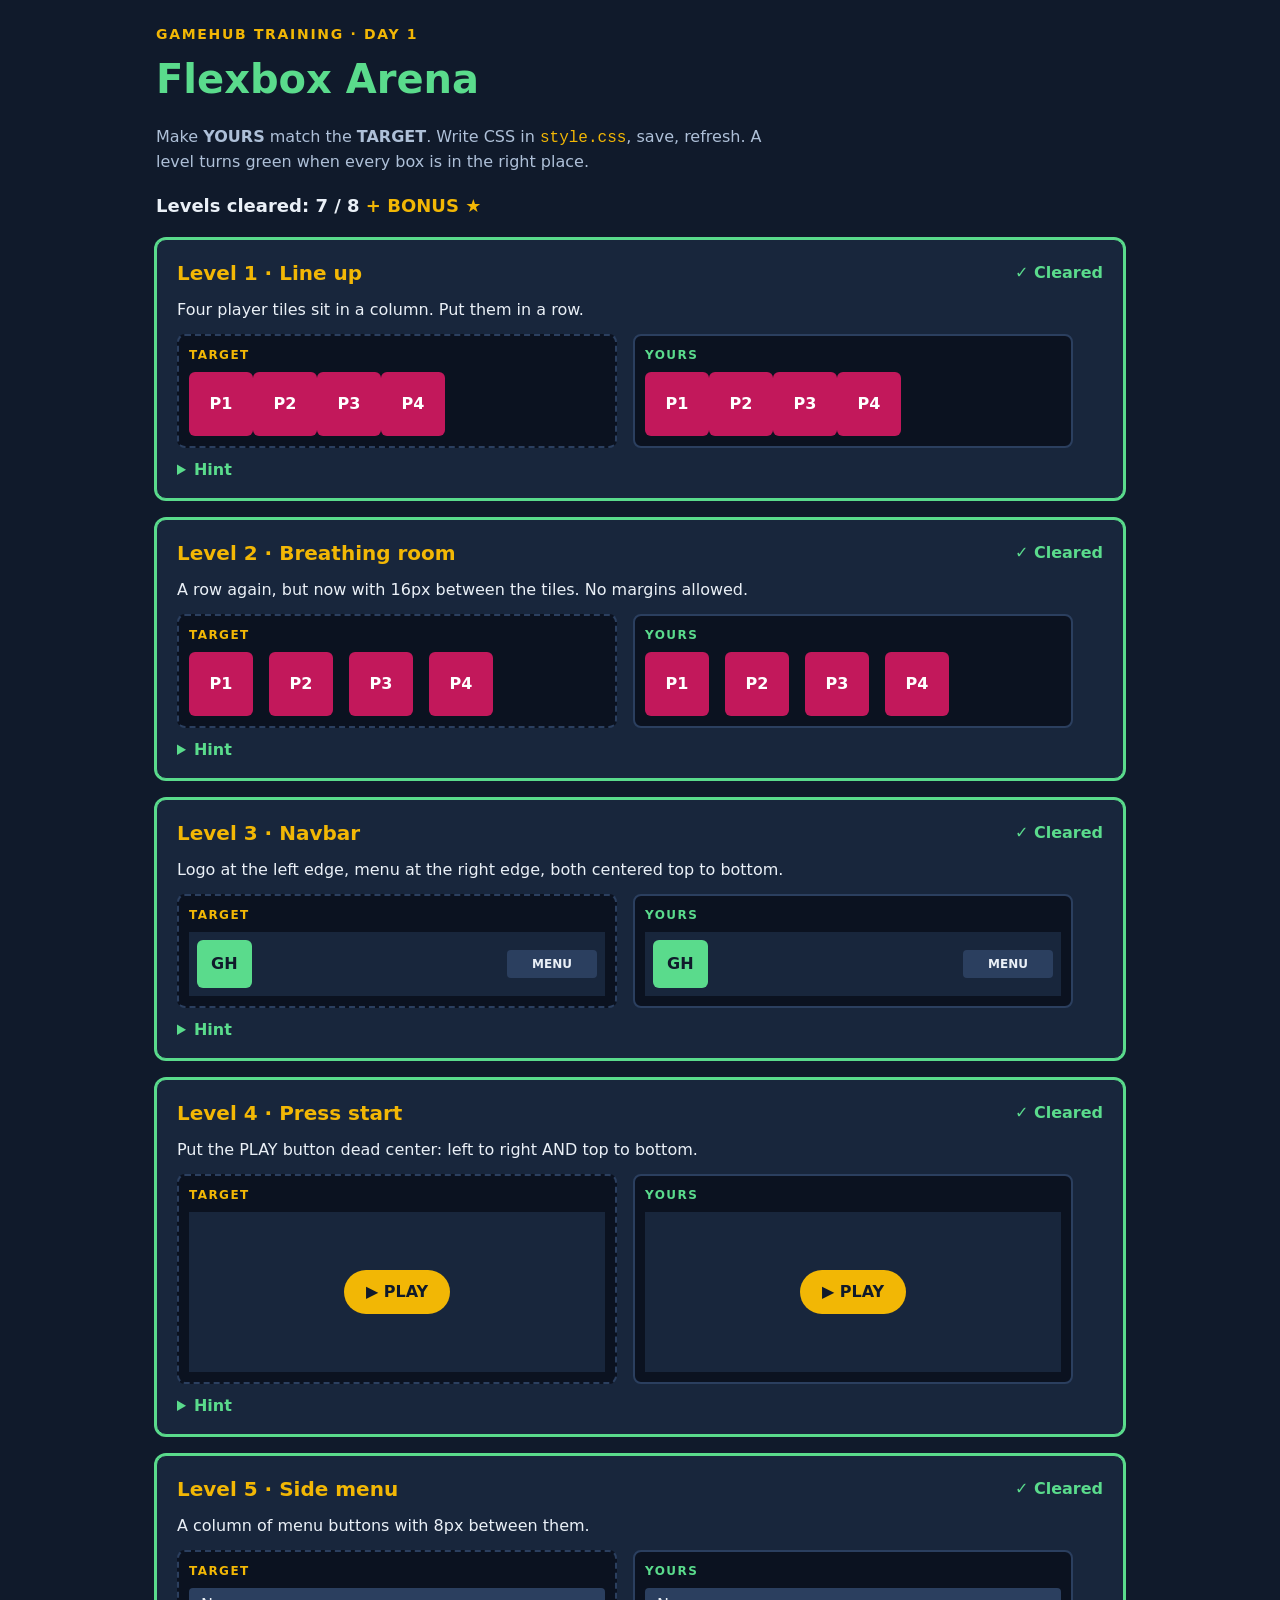
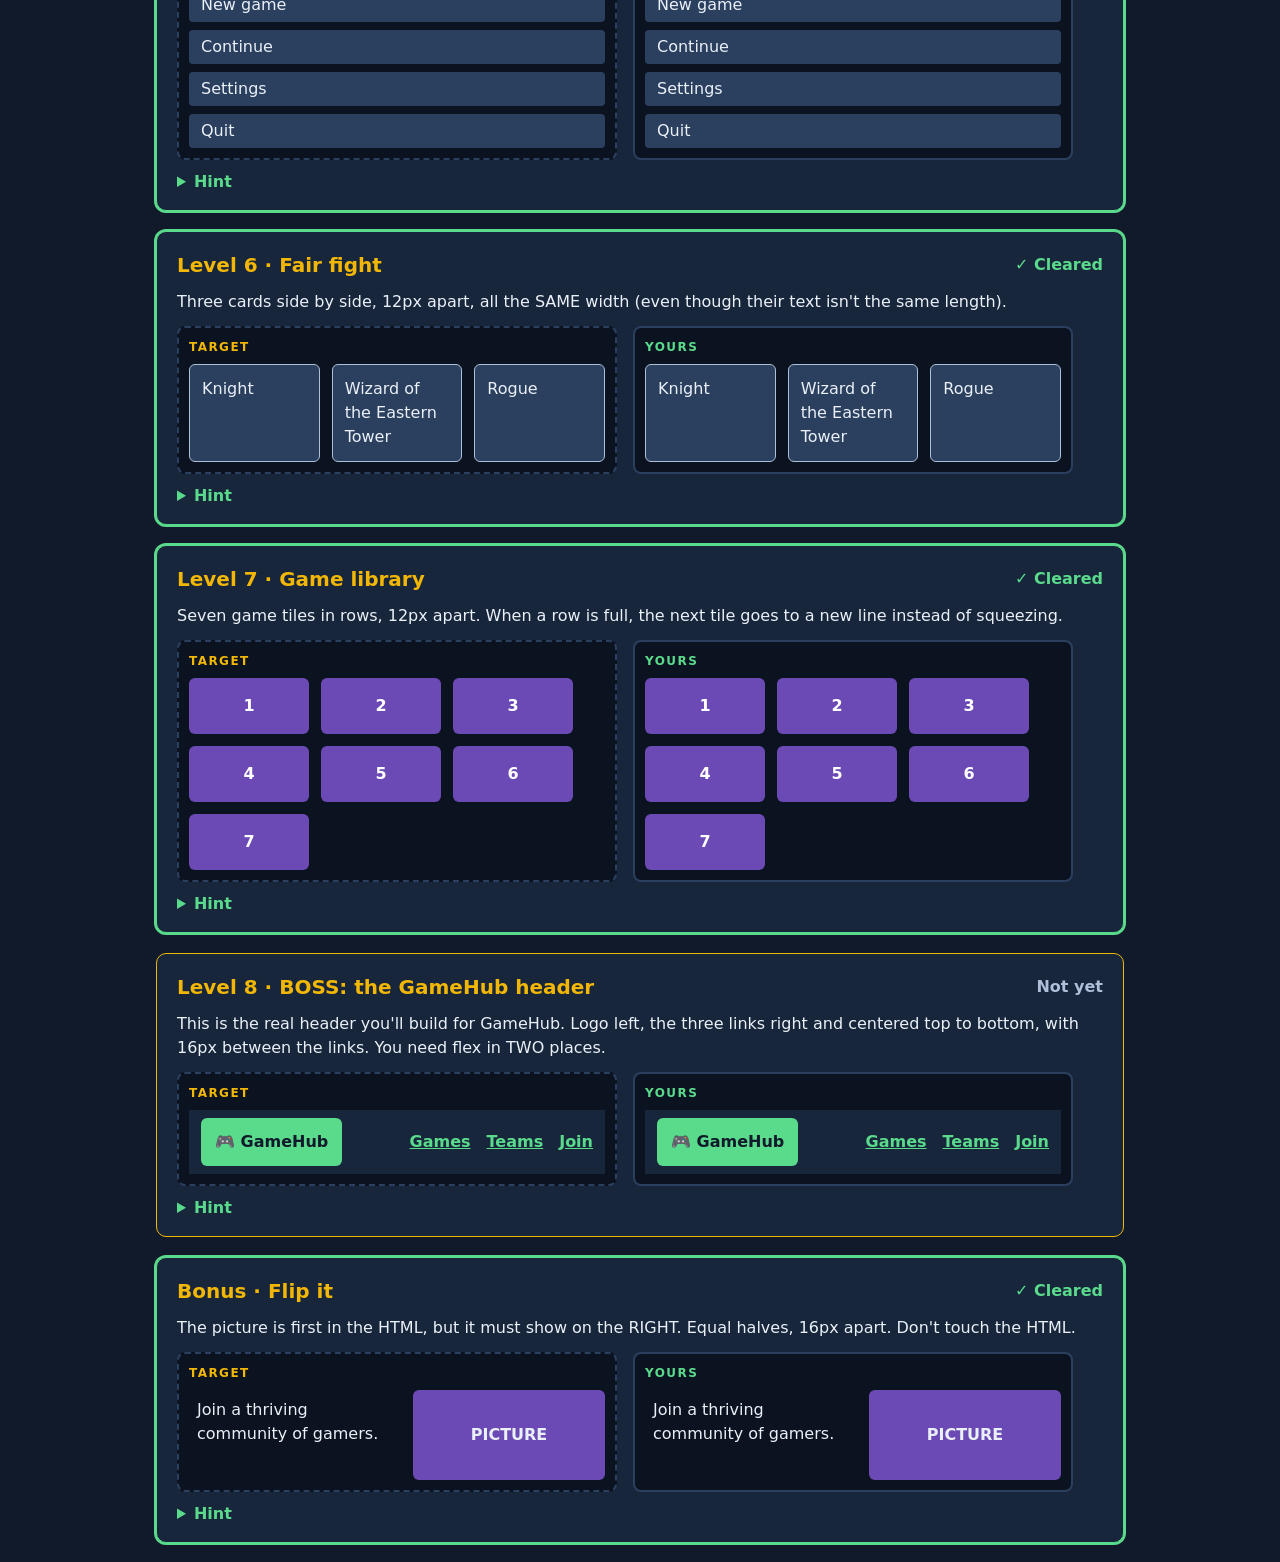
<file: Lesson7-Flexbox/flexbox-arena/arena.html>
<!DOCTYPE html>
<html lang="en">
<head>
    <meta charset="UTF-8">
    <meta name="viewport" content="width=device-width, initial-scale=1.0">
    <title>Flexbox Arena · GameHub Training</title>
    <!-- arena.css draws the arena and the TARGET courts. Don't edit it. -->
    <link rel="stylesheet" href="arena.css">
    <!-- style.css is YOUR file. All your work goes there. -->
    <link rel="stylesheet" href="style.css">
</head>
<body>
    <header class="arena-top">
        <p class="kicker">GameHub training · Day 1</p>
        <h1>Flexbox Arena</h1>
        <p class="lead">Make <b>YOURS</b> match the <b>TARGET</b>. Write CSS in <code>style.css</code>, save, refresh. A level turns green when every box is in the right place.</p>
        <p class="score" aria-live="polite">Levels cleared: <span id="cleared">0</span> / 8 <span id="bonus"></span></p>
    </header>

    <main>
        <!-- LEVEL 1 -->
        <section class="level" aria-labelledby="h1-l1">
            <div class="level-head">
                <h2 id="h1-l1">Level 1 · Line up</h2>
                <p class="status">Not yet</p>
            </div>
            <p class="goal">Four player tiles sit in a column. Put them in a row.</p>
            <div class="courts">
                <div class="court target"><div class="t1"><div class="tile" data-k>P1</div><div class="tile" data-k>P2</div><div class="tile" data-k>P3</div><div class="tile" data-k>P4</div></div></div>
                <div class="court yours"><div class="l1"><div class="tile" data-k>P1</div><div class="tile" data-k>P2</div><div class="tile" data-k>P3</div><div class="tile" data-k>P4</div></div></div>
            </div>
            <details><summary>Hint</summary>One property, on the parent <code>.l1</code>.</details>
        </section>

        <!-- LEVEL 2 -->
        <section class="level" aria-labelledby="h1-l2">
            <div class="level-head">
                <h2 id="h1-l2">Level 2 · Breathing room</h2>
                <p class="status">Not yet</p>
            </div>
            <p class="goal">A row again, but now with 16px between the tiles. No margins allowed.</p>
            <div class="courts">
                <div class="court target"><div class="t2"><div class="tile" data-k>P1</div><div class="tile" data-k>P2</div><div class="tile" data-k>P3</div><div class="tile" data-k>P4</div></div></div>
                <div class="court yours"><div class="l2"><div class="tile" data-k>P1</div><div class="tile" data-k>P2</div><div class="tile" data-k>P3</div><div class="tile" data-k>P4</div></div></div>
            </div>
            <details><summary>Hint</summary>Two properties on <code>.l2</code>. Space between items only, never at the ends.</details>
        </section>

        <!-- LEVEL 3 -->
        <section class="level" aria-labelledby="h1-l3">
            <div class="level-head">
                <h2 id="h1-l3">Level 3 · Navbar</h2>
                <p class="status">Not yet</p>
            </div>
            <p class="goal">Logo at the left edge, menu at the right edge, both centered top to bottom.</p>
            <div class="courts">
                <div class="court target"><div class="t3"><div class="logo" data-k>GH</div><div class="menu" data-k>MENU</div></div></div>
                <div class="court yours"><div class="l3"><div class="logo" data-k>GH</div><div class="menu" data-k>MENU</div></div></div>
            </div>
            <details><summary>Hint</summary>Three properties on <code>.l3</code>. One works along the row, one across it.</details>
        </section>

        <!-- LEVEL 4 -->
        <section class="level" aria-labelledby="h1-l4">
            <div class="level-head">
                <h2 id="h1-l4">Level 4 · Press start</h2>
                <p class="status">Not yet</p>
            </div>
            <p class="goal">Put the PLAY button dead center: left to right AND top to bottom.</p>
            <div class="courts">
                <div class="court target"><div class="t4"><div class="play" data-k>▶ PLAY</div></div></div>
                <div class="court yours"><div class="l4"><div class="play" data-k>▶ PLAY</div></div></div>
            </div>
            <details><summary>Hint</summary>The same two "line up" properties as Level 3, both set to the same value.</details>
        </section>

        <!-- LEVEL 5 -->
        <section class="level" aria-labelledby="h1-l5">
            <div class="level-head">
                <h2 id="h1-l5">Level 5 · Side menu</h2>
                <p class="status">Not yet</p>
            </div>
            <p class="goal">A column of menu buttons with 8px between them.</p>
            <div class="courts">
                <div class="court target"><div class="t5"><div class="item" data-k>New game</div><div class="item" data-k>Continue</div><div class="item" data-k>Settings</div><div class="item" data-k>Quit</div></div></div>
                <div class="court yours"><div class="l5"><div class="item" data-k>New game</div><div class="item" data-k>Continue</div><div class="item" data-k>Settings</div><div class="item" data-k>Quit</div></div></div>
            </div>
            <details><summary>Hint</summary>Flex rows by default. One property turns the row into a column; <code>gap</code> works in columns too.</details>
        </section>

        <!-- LEVEL 6 -->
        <section class="level" aria-labelledby="h1-l6">
            <div class="level-head">
                <h2 id="h1-l6">Level 6 · Fair fight</h2>
                <p class="status">Not yet</p>
            </div>
            <p class="goal">Three cards side by side, 12px apart, all the SAME width (even though their text isn't the same length).</p>
            <div class="courts">
                <div class="court target"><div class="t6"><div class="card" data-k>Knight</div><div class="card" data-k>Wizard of the Eastern Tower</div><div class="card" data-k>Rogue</div></div></div>
                <div class="court yours"><div class="l6"><div class="card" data-k>Knight</div><div class="card" data-k>Wizard of the Eastern Tower</div><div class="card" data-k>Rogue</div></div></div>
            </div>
            <details><summary>Hint</summary>Two properties on the parent <code>.l6</code>, and one on each <code>.card</code> that shares the row equally.</details>
        </section>

        <!-- LEVEL 7 -->
        <section class="level" aria-labelledby="h1-l7">
            <div class="level-head">
                <h2 id="h1-l7">Level 7 · Game library</h2>
                <p class="status">Not yet</p>
            </div>
            <p class="goal">Seven game tiles in rows, 12px apart. When a row is full, the next tile goes to a new line instead of squeezing.</p>
            <div class="courts">
                <div class="court target"><div class="t7"><div class="game" data-k>1</div><div class="game" data-k>2</div><div class="game" data-k>3</div><div class="game" data-k>4</div><div class="game" data-k>5</div><div class="game" data-k>6</div><div class="game" data-k>7</div></div></div>
                <div class="court yours"><div class="l7"><div class="game" data-k>1</div><div class="game" data-k>2</div><div class="game" data-k>3</div><div class="game" data-k>4</div><div class="game" data-k>5</div><div class="game" data-k>6</div><div class="game" data-k>7</div></div></div>
            </div>
            <details><summary>Hint</summary>Three properties on <code>.l7</code>. Try it with only two first and watch the tiles squeeze.</details>
        </section>

        <!-- LEVEL 8 -->
        <section class="level boss" aria-labelledby="h1-l8">
            <div class="level-head">
                <h2 id="h1-l8">Level 8 · BOSS: the GameHub header</h2>
                <p class="status">Not yet</p>
            </div>
            <p class="goal">This is the real header you'll build for GameHub. Logo left, the three links right and centered top to bottom, with 16px between the links. You need flex in TWO places.</p>
            <div class="courts">
                <div class="court target"><div class="t8"><div class="logo" data-k>🎮 GameHub</div><nav class="links" data-k><a href="#" data-k>Games</a><a href="#" data-k>Teams</a><a href="#" data-k>Join</a></nav></div></div>
                <div class="court yours"><div class="l8"><div class="logo" data-k>🎮 GameHub</div><nav class="links" data-k><a href="#" data-k>Games</a><a href="#" data-k>Teams</a><a href="#" data-k>Join</a></nav></div></div>
            </div>
            <details><summary>Hint</summary>A flex container can be inside another one. The header is the parent of the logo and the nav; the nav is the parent of the links.</details>
        </section>

        <!-- LEVEL 9 (BONUS) -->
        <section class="level bonus" aria-labelledby="h1-l9">
            <div class="level-head">
                <h2 id="h1-l9">Bonus · Flip it</h2>
                <p class="status">Not yet</p>
            </div>
            <p class="goal">The picture is first in the HTML, but it must show on the RIGHT. Equal halves, 16px apart. Don't touch the HTML.</p>
            <div class="courts">
                <div class="court target"><div class="t9"><div class="pic" data-k>PICTURE</div><div class="text" data-k>Join a thriving community of gamers.</div></div></div>
                <div class="court yours"><div class="l9"><div class="pic" data-k>PICTURE</div><div class="text" data-k>Join a thriving community of gamers.</div></div></div>
            </div>
            <details><summary>Hint</summary>One value of <code>flex-direction</code> runs the row backwards.</details>
        </section>
    </main>

    <script src="check.js"></script>
</body>
</html>
</file>
<file: Lesson1-Into-to-CSS/style.css>
body {
        background-color: rgb(181, 255, 249);
        color: cadetblue;}

.stats {
    background-color: aliceblue;
    color: blue;
}

#player {color: brown;
    
}
</file>
<file: Lesson2-Selectors/style.css>
h1, h2{
    font-family: 'Trebuchet', sans-serif;
}
.player-card p{
    color: crimson;
}

.btn {
    background-color: yellow;
}
#banner {
    border-bottom: 9px solid #5ADB8C;
}
.about {
    font-style: italic;
}
.tag, .stat {
    font-weight: bold;
}
footer {
    color: #AEC0D8;
}
</file>
<file: Lesson1-Into-to-CSS/player-profile/themes/neon.css>
/* =========================================================
   NEON ESPORTS THEME  ·  ready-made skin for Lesson 1
   You don't need to understand every line yet.
   By the end of Unit 2, you will.
   ========================================================= */

body {
    background-color: #05070d;          /* almost black */
    color: #dce6f5;
    font-family: "Trebuchet MS", "Segoe UI", sans-serif;
    margin: 0;
    padding: 24px;
}

header {
    border-bottom: 2px solid #00e5ff;   /* cyan underline */
    padding-bottom: 12px;
}

h1 {
    color: #00e5ff;
    font-size: 44px;
    font-style: italic;
    margin: 0;
    text-shadow: 0 0 12px #00e5ff;      /* the glow */
}

h2 {
    color: #ff3df2;                     /* magenta */
    font-style: italic;
}

.tagline {
    color: #8fa3bf;
    margin: 4px 0 0;
}

.player-card {
    background-color: #0d1424;
    border: 1px solid #ff3df2;
    border-radius: 10px;
    padding: 4px 20px 20px;
    margin-top: 20px;
}

.tag {
    border: 1px solid #00e5ff;
    color: #00e5ff;
    border-radius: 999px;
    padding: 2px 10px;
}

.stat {
    color: #ffffff;
    font-weight: bold;
}

.btn {
    display: inline-block;
    border: 2px solid #ff3df2;
    color: #ff3df2;
    padding: 10px 18px;
    border-radius: 6px;
    text-decoration: none;
    font-weight: bold;
}

footer {
    color: #8fa3bf;
    margin-top: 24px;
}
</file>
<file: Lesson2-Selectors/2A-B-Simple-Combinators/squad-page/style.css>
/* style.css · squad page (after Lesson 2A) */

body {
    background-color: #101A2B;
    color: #EAF0F7;
}

h1 {
    color: #5ADB8C;
    font-size: 40px;
}

.tag {
    background-color: #2B3F5F;
    color: #5ADB8C;
}

/* group: every <h2> AND every <h3> */
h2, h3 {
    color: #F2B705;
}

/* class selector: every class="player-card" */
.player-card {
    border: 1px solid #2B3F5F;
    padding: 4px 14px;
    margin: 10px 0;
}

/* id selector: the one id="captain" */
#captain {
    border: 2px solid #F2B705;
}

/* descendant (space): */
.player-card p{
    color: #AEC0D8;
}

nav a{
    color: rgb(78, 238, 238);
}

li + li{
    border-top: #F2B705 solid 1px
}
</file>
<file: Lesson2-Selectors/2C-Pseudo-Selectors/squad-page/style.css>
/* style.css · squad page (after Lesson 2B) */

body {
    background-color: #101A2B;
    color: #EAF0F7;
}

h1 {
    color: #5ADB8C;
    font-size: 40px;
}

.tag {
    background-color: #2B3F5F;
    color: #5ADB8C;
}

/* group: every <h2> AND every <h3> */
h2, h3 {
    color: #F2B705;
}

/* class selector: every class="player-card" */
.player-card {
    border: 1px solid #2B3F5F;
    padding: 4px 14px;
    margin: 10px 0;
}

/* id selector: the one id="captain" */
#captain {
    border: 2px solid #F2B705;
}

/* descendant (space): only <p> INSIDE a card */
.player-card p {
    color: #AEC0D8;
}

/* descendant (space): only links INSIDE the nav */
nav a {
    color: #5ADB8C;
}

/* child (>): a <p> DIRECTLY inside #matches */
#matches > p {
    font-style: italic;
}

/* adjacent sibling (+): an <li> right AFTER an <li> */
li + li {
    border-top: 1px solid #2B3F5F;
}

/* NEW in 2C: the button, before any states */
.join {
    background-color: #5ADB8C;
    color: #101A2B;
    border: none;
    padding: 10px 20px;
    font-size: 18px;
    border-radius: 8px;
}

/* ===== Lesson 2C: pseudo-classes. Add your rules below. =====
   Code along 1  nav a:hover
   Code along 2  .join:hover  .join:active  .join:focus
   Code along 3  .results li:first-child  .results li:last-child
   Code along 4  .results li:nth-child(even)
   Remember: NO space before the colon.
*/
nav a:hover {
    color: aliceblue;
    text-decoration: none;
}

/* the button's states */
.join:hover {
    background-color: #EAF0F7;
}
.join:active {
    transform: scale(.9);
}
.join:focus {
    outline: 3px solid purple;
}
/* .results li:first-child:hover {
    background-color: #F2B705;
}
.results li:last-child {
    background-color: #F2B705;
}
.results li:nth-child(even) {
    color: green;
}
.results li:nth-child(3) {
    background-color: #5ADB8C;
} */
.results li:nth-child(2n+3) {
    background-color: rgb(56, 108, 108);
}
</file>
<file: Lesson3-Typography/style.css>
/* style.css · Patch Notes · Lesson 3 starter */

body {
    background-color: #101A2B;
    color: #EAF0F7;
}

h1 {
    color: #5ADB8C;
}

h2, h3 {
    color: #F2B705;
}

.eyebrow {
    color: #ED225D;
}

.tagline,
blockquote {
    color: #AEC0D8;
}

nav a {
    color: #5ADB8C;
}

nav a:hover,
nav a:focus {
    color: #F2B705;
}

blockquote {
    border-left: 4px solid #F2B705;
    padding-left: 16px;
}

li + li {
    border-top: 1px solid #2B3F5F;
}

/* STEP 1 ▸ the two fonts: body, then h1, h2, h3 */
body {
    font-family: Impact, Haettenschweiler, 'Arial Narrow Bold', sans-serif;
}
h1, h2, h3 {
    /* font-family: 'Lucida Sans', 'Lucida Sans Regular', 'Lucida Grande', 'Lucida Sans Unicode', Geneva, Verdana, sans-serif; */
    font-family: "Micro 5 Charted", sans-serif;
    font-weight: 400;
    font-style: normal;
}

/* STEP 2 ▸ sizes in rem, room between the lines */
p {
    line-height: 2.5;
}
/* STEP 3 ▸ small uppercase labels: .eyebrow and nav a */
.eyebrow, nav a {
    text-transform: uppercase;
    letter-spacing: 0.12em;
    font-size: 2rem;
    font-weight: 500;
}
/* CHECK ▸ every paragraph easy to read from your seat? */

/* DONE EARLY ▸ the Extra slide: text-shadow, link underlines */
</file>
<file: Lesson8-Grid/arena.css>
/* arena.css · Grid Arena · DON'T EDIT THIS FILE
   It draws the page and the TARGET courts (.t1 ... .t9). */

* { box-sizing: border-box; }

body {
    margin: 0;
    background-color: #101A2B;
    color: #EAF0F7;
    font-family: system-ui, "Segoe UI", Arial, sans-serif;
    line-height: 1.5;
}

.arena-top, main { max-width: 1000px; margin: 0 auto; padding: 0 16px; }
.arena-top { padding-top: 24px; }
.kicker { color: #F2B705; text-transform: uppercase; letter-spacing: 0.12em; font-size: 0.875rem; font-weight: 700; margin: 0; }
h1 { color: #5ADB8C; font-size: 2.5rem; margin: 4px 0; }
.lead { color: #AEC0D8; max-width: 660px; }
code { font-family: Consolas, "Cascadia Mono", monospace; color: #F2B705; }
.score { font-weight: 700; font-size: 1.125rem; }
#bonus { color: #F2B705; }

.level { background-color: #18263C; border: 1px solid #2B3F5F; border-radius: 10px; padding: 12px 20px 16px; margin: 20px 0; }
.level.cleared { border-color: #5ADB8C; box-shadow: 0 0 0 2px #5ADB8C; }
.level.boss { border-color: #F2B705; }
.level-head { display: flex; justify-content: space-between; align-items: center; gap: 12px; flex-wrap: wrap; }
.head-right { display: flex; align-items: center; gap: 12px; }
.level h2 { margin: 6px 0; font-size: 1.25rem; color: #F2B705; }
.status { margin: 0; font-weight: 700; color: #AEC0D8; }
.level.cleared .status { color: #5ADB8C; }
.goal { margin: 4px 0 12px; }
details { margin-top: 10px; color: #AEC0D8; }
summary { cursor: pointer; color: #5ADB8C; font-weight: 600; }
summary:focus-visible, .narrow-btn:focus-visible { outline: 3px solid #F2B705; outline-offset: 2px; }
.narrow-btn { font: inherit; font-size: 0.875rem; font-weight: 600; color: #101A2B; background-color: #AEC0D8; border: 0; border-radius: 6px; padding: 4px 10px; cursor: pointer; }
.narrow-btn[aria-pressed="true"] { background-color: #F2B705; }

/* the two courts, side by side when there's room */
.courts { display: flex; flex-wrap: wrap; gap: 16px; align-items: flex-start; }
.court { width: 440px; max-width: 100%; overflow-x: auto; background-color: #0B1220; border: 2px solid #2B3F5F; border-radius: 8px; padding: 10px; }
.court > div { width: 416px; }
.narrow .court > div { width: 280px; }
.court::before { display: block; font-size: 0.75rem; font-weight: 700; letter-spacing: 0.12em; margin-bottom: 8px; }
.court.target::before { content: "TARGET"; color: #F2B705; }
.court.yours::before { content: "YOURS"; color: #5ADB8C; }
.court.target { border-style: dashed; }

/* the pieces (same in both courts) */
.cell { min-height: 56px; display: grid; place-items: center; background-color: #C2185B; color: #fff; font-weight: 700; border-radius: 6px; }
.cell.big, .cell.tall { background-color: #F2B705; color: #101A2B; }
.game { height: 56px; display: grid; place-items: center; background-color: #6C4AB6; color: #fff; font-weight: 700; border-radius: 6px; }
.side, .main { height: 100px; display: grid; place-items: center; font-weight: 700; border-radius: 6px; }
.side { background-color: #2B3F5F; }
.main { background-color: #1F6E4A; }
.sc { padding: 6px 10px; background-color: #2B3F5F; border-radius: 4px; font-weight: 600; }
.sc.name { background-color: #1F6E4A; }
.title { padding: 6px 10px; background-color: #F2B705; color: #101A2B; font-weight: 800; border-radius: 6px; }
.card { padding: 12px; background-color: #2B3F5F; border: 1px solid #AEC0D8; border-radius: 6px; }
.fcol { min-height: 70px; padding: 10px; background-color: #2B3F5F; border-radius: 6px; font-weight: 600; }
.bottom { padding: 6px 10px; background-color: #0F1724; border: 1px solid #2B3F5F; border-radius: 6px; color: #AEC0D8; text-align: center; }

/* ===== TARGETS (no peeking: the fun is in working it out) ===== */
.t1 { display: grid; grid-template-columns: 1fr 1fr 1fr; }
.t2 { display: grid; grid-template-columns: repeat(3, 1fr); gap: 12px; }
.t3 { display: grid; grid-template-columns: 120px 1fr; gap: 12px; }
.t4 { display: grid; grid-template-columns: 2fr 1fr 1fr; gap: 8px; }
.t5 { display: grid; grid-template-columns: repeat(3, 1fr); gap: 12px; }
.t5 .big { grid-column: span 2; }
.t6 { display: grid; grid-template-columns: repeat(3, 1fr); gap: 12px; }
.t6 .tall { grid-row: span 2; }
.t7 { display: grid; grid-template-columns: repeat(auto-fit, minmax(120px, 1fr)); gap: 12px; }
.t8 { display: grid; grid-template-columns: repeat(auto-fit, minmax(120px, 1fr)); gap: 16px; }
.t8 .title { grid-column: 1 / -1; }
.t9 { display: grid; grid-template-columns: 2fr 1fr 1fr; gap: 16px; }
.t9 .bottom { grid-column: 1 / -1; }
</file>
<file: Lesson8-Grid/style.css>
/* style.css · Grid Arena · YOUR FILE
   Write your CSS inside each rule. Save, then refresh the page.
   A level turns green when YOURS matches the TARGET exactly. */

/* LEVEL 1 · Three columns ▸ two rows of three equal columns */
.l1 {
   display: grid;
   grid-template-columns: 1fr 1fr 1fr;
}

/* LEVEL 2 · Breathing room ▸ three equal columns, 12px gaps */
.l2 {
   display: grid;
   grid-template-columns: repeat(3, 1fr);
   gap: 12px;
}

/* LEVEL 3 · Sidebar ▸ 120px sidebar, main takes the rest, 12px gap */
.l3 {
   display: grid;
   grid-template-columns: 120px 1fr;
   gap: 12px;
}

/* LEVEL 4 · Scoreboard ▸ name column twice as wide as the others, 8px gaps */
.l4 {
   display: grid;
   grid-template-columns: 2fr 1fr 1fr;
   gap: 8px;
}

/* LEVEL 5 · Featured game ▸ three columns, 12px gaps, FEATURED spans two columns (TWO rules) */
.l5 {
   display: grid;
   grid-template-columns: repeat(3, 1fr);
   gap: 12px;
}

.l5 .big {
   grid-column: span 2;
}

/* LEVEL 6 · Tall card ▸ three columns, 12px gaps, TALL spans two rows (TWO rules) */
.l6 {
   display: grid;
   grid-template-columns: repeat(3, 1fr);
   gap: 12px;
}

.l6 .tall {
   grid-row: span 2
}

/* LEVEL 7 · Game library ▸ as many 120px+ tiles per row as fit, 12px gaps (checked wide AND narrow) */
.l7 {
   display: grid;
   grid-template-columns: repeat(auto-fit, minmax(120px, 1fr));
   gap: 12px;
}

/* LEVEL 8 · BOSS ▸ GameHub features: responsive cards, 16px gaps, full-width title (TWO rules) */
.l8 {
   display: grid;
   /* grid-template-columns: repeat(auto-fit, minmax(120px, 1fr)); */
   grid-column: 1/-1;
   gap: 12px;
}

.l8 .title {
   grid-column: span 3;
}

/* BONUS · The GameHub footer ▸ 2fr 1fr 1fr, 16px gaps, full-width bottom bar (TWO rules) */
.l9 {
   display: grid;
   grid-template-columns: 2fr 1fr 1fr;
   gap: 16px;
}

.l9 .bottom {
   grid-column: span 3;
}
</file>
<file: Lesson9-Layout-Rescue/style.css>
/* ============================================================
   Layout Rescue - style.css
   PART A (given): colors, fonts, borders. Do not change it.
   PART B (yours): the layout. Only flexbox and grid.
   ============================================================ */

/* ---------- PART A: given styles ---------- */
* { box-sizing: border-box; }
body { margin: 0; font-family: system-ui, Arial, sans-serif; color: #1f2933; background: #f5f7fa; }
a { color: inherit; text-decoration: none; }
section, footer { padding: 48px 32px; }

.nav { background: #1f2933; color: #fff; padding: 16px 32px; }
.logo { font-weight: 700; font-size: 1.4rem; }
.links { list-style: none; margin: 0; padding: 0; }
.links a { padding: 8px 12px; border-radius: 6px; }
.links a:hover { background: #3e4c59; }

.hero { background: #0b6e4f; color: #fff; text-align: center; padding: 32px; min-height: 420px; }
.hero h1 { font-size: 2.6rem; margin: 0 0 12px; }
.btn { background: #fff; color: #0b6e4f; padding: 12px 28px; border-radius: 8px; font-weight: 700; margin-top: 16px; }

.card { background: #fff; border: 1px solid #d9e2ec; border-radius: 12px; padding: 24px; }
.card h2 { margin-top: 0; color: #0b6e4f; }

.photo { background: #d9e2ec; border-radius: 10px; height: 140px; padding: 16px; font-weight: 700; }

.tile { background: #102a43; color: #fff; border-radius: 12px; padding: 20px; min-height: 120px; font-weight: 700; }
.tile.big { background: #0b6e4f; font-size: 1.6rem; }

.footer { background: #1f2933; color: #fff; }
.col h3 { margin: 0 0 4px; }
.col p { margin: 0; color: #bcccdc; }

/* ---------- PART B: your layout ---------- */
/* For each section: above your rule, write ONE comment line:
   flex or grid, and why.  Example:  flex - one row of items.
   Open targets.html to see the goal. The green checks at the
   bottom of your page tell you when a section is right. */

/* SECTION 1 - nav: logo on the left, links on the right,
   both centered up and down. The 4 links sit in a row. */
/* why: */
.nav {
   display: flex;
   justify-content: space-between;
   align-items: center;
}
.links {
   display: flex;
}
/* the display is flex because it is a row so it is left and right. */

/* SECTION 2 - hero: title, line and button stacked in a
   column, centered left-right AND up-down in the green box. */
/* why: */
.hero {
   display: grid;
   align-items: center;
}
/* grid because it is a column. */

/* SECTION 3 - features: 3 cards in one row, equal widths,
   24px apart. */
/* why: */
.features {
   display: flex;
   gap: 24px;
}
.card {
   flex: 1;
}
/* flex because it needs to be in one row */

/* SECTION 4 - gallery: 3 columns, 2 rows, 16px gaps. */
/* why: */
.gallery {
   display: grid;
   grid-template-columns: repeat(3, 1fr);
   gap: 16px;
}
/* grid because it has 3 columns */

/* SECTION 5 - bento: 4 columns. The big tile is 2 columns
   wide and 2 rows tall; the 4 small tiles fill the rest. */
/* why: */
.bento {
   display: grid;
   grid-template-columns: repeat(4, 1fr);
   gap: 16px;
}
.big {
   grid-row: span 2;
   grid-column: span 2;
   align-items: center;
   justify-content: center;
}
/* it is grid because it has 4 columns */


/* SECTION 6 - footer: 3 columns, the first at the left edge,
   the last at the right edge; they wrap when the window is narrow. */
/* why: */
.footer {
   display: flex;
   justify-content: space-between;
}
/* it is flex becuaes the footer needs to be in one row not one column */

/* DONE EARLY (stretch):
   1. Gallery: let it pick 1, 2 or 3 columns by itself as the
      window changes: repeat(auto-fit, minmax(220px, 1fr)).
   2. Bento: make the big tile 3 columns wide. Where do the small
      tiles go? Write what you see in a comment, then put it back.
   3. Features: add flex-wrap: wrap and give .card a min-width of
      260px. Make the window narrow. What happens? Write it down. */
</file>
<file: Lesson7-Flexbox/flexbox-arena/arena.css>
/* arena.css · Flexbox Arena · DON'T EDIT THIS FILE
   It draws the page and the TARGET courts (.t1 ... .t9). */

* { box-sizing: border-box; }

body {
    margin: 0;
    background-color: #101A2B;
    color: #EAF0F7;
    font-family: system-ui, "Segoe UI", Arial, sans-serif;
    line-height: 1.5;
}

.arena-top, main { max-width: 1000px; margin: 0 auto; padding: 0 16px; }
.arena-top { padding-top: 24px; }
.kicker { color: #F2B705; text-transform: uppercase; letter-spacing: 0.12em; font-size: 0.875rem; font-weight: 700; margin: 0; }
h1 { color: #5ADB8C; font-size: 2.5rem; margin: 4px 0; }
.lead { color: #AEC0D8; max-width: 640px; }
code { font-family: Consolas, "Cascadia Mono", monospace; color: #F2B705; }
.score { font-weight: 700; font-size: 1.125rem; }
#bonus { color: #F2B705; }

.level { background-color: #18263C; border: 1px solid #2B3F5F; border-radius: 10px; padding: 12px 20px 16px; margin: 20px 0; }
.level.cleared { border-color: #5ADB8C; box-shadow: 0 0 0 2px #5ADB8C; }
.level.boss { border-color: #F2B705; }
.level-head { display: flex; justify-content: space-between; align-items: center; gap: 12px; flex-wrap: wrap; }
.level h2 { margin: 6px 0; font-size: 1.25rem; color: #F2B705; }
.status { margin: 0; font-weight: 700; color: #AEC0D8; }
.level.cleared .status { color: #5ADB8C; }
.goal { margin: 4px 0 12px; }
details { margin-top: 10px; color: #AEC0D8; }
summary { cursor: pointer; color: #5ADB8C; font-weight: 600; }
summary:focus-visible { outline: 3px solid #F2B705; outline-offset: 2px; }

/* the two courts, side by side when there's room */
.courts { display: flex; flex-wrap: wrap; gap: 16px; }
.court { width: 440px; max-width: 100%; overflow-x: auto; background-color: #0B1220; border: 2px solid #2B3F5F; border-radius: 8px; padding: 10px; position: relative; }
.court > div { width: 416px; }
.court::before { display: block; font-size: 0.75rem; font-weight: 700; letter-spacing: 0.12em; margin-bottom: 8px; }
.court.target::before { content: "TARGET"; color: #F2B705; }
.court.yours::before { content: "YOURS"; color: #5ADB8C; }
.court.target { border-style: dashed; }

/* the pieces (same in both courts) */
.tile, .game { width: 64px; height: 64px; display: grid; place-items: center; background-color: #C2185B; color: #fff; font-weight: 700; border-radius: 6px; }
.game { width: 120px; height: 56px; background-color: #6C4AB6; }
.logo { height: 48px; padding: 0 14px; display: grid; place-items: center; background-color: #5ADB8C; color: #101A2B; font-weight: 800; border-radius: 6px; }
.menu { height: 28px; width: 90px; display: grid; place-items: center; background-color: #2B3F5F; font-size: 0.75rem; font-weight: 700; border-radius: 4px; }
.play { padding: 10px 22px; background-color: #F2B705; color: #101A2B; font-weight: 800; border-radius: 999px; }
.item { height: 34px; padding: 0 12px; display: grid; align-items: center; background-color: #2B3F5F; border-radius: 4px; }
.card { padding: 12px; background-color: #2B3F5F; border: 1px solid #AEC0D8; border-radius: 6px; }
.links a { color: #5ADB8C; font-weight: 600; }
.pic { height: 90px; display: grid; place-items: center; background-color: #6C4AB6; font-weight: 700; border-radius: 6px; }
.text { padding: 8px; }

/* courts with a fixed height */
.t3, .l3 { min-height: 64px; background-color: #18263C; padding: 8px; }
.t4, .l4 { height: 160px; background-color: #18263C; }
.t8, .l8 { min-height: 64px; background-color: #18263C; padding: 8px 12px; }

/* ===== TARGETS (no peeking: the fun is in working it out) ===== */
.t1 { display: flex; }
.t2 { display: flex; gap: 16px; }
.t3 { display: flex; justify-content: space-between; align-items: center; }
.t4 { display: flex; justify-content: center; align-items: center; }
.t5 { display: flex; flex-direction: column; gap: 8px; }
.t6 { display: flex; gap: 12px; }
.t6 .card { flex: 1; }
.t7 { display: flex; flex-wrap: wrap; gap: 12px; }
.t8 { display: flex; justify-content: space-between; align-items: center; }
.t8 .links { display: flex; gap: 16px; }
.t9 { display: flex; flex-direction: row-reverse; gap: 16px; }
.t9 .pic, .t9 .text { flex: 1; }
</file>
<file: Lesson7-Flexbox/flexbox-arena/style.css>
/* style.css · Flexbox Arena · YOUR FILE
   Write your CSS inside each rule. Save, then refresh the page.
   A level turns green when YOURS matches the TARGET exactly. */

/* LEVEL 1 · Line up ▸ the tiles in a row */
.l1 {
   display: flex;
}

/* LEVEL 2 · Breathing room ▸ a row with 16px between the tiles */
.l2 {
   display: flex;
   gap: 16px;
}

/* LEVEL 3 · Navbar ▸ logo left, menu right, both centered top to bottom */
.l3 {
   display: flex;
   justify-content: space-between;
   align-items: center;
}

/* LEVEL 4 · Press start ▸ PLAY in the dead center */
.l4 {
   display: flex;
   justify-content: center;
   align-items: center;
}

/* LEVEL 5 · Side menu ▸ a column with 8px between buttons */
.l5 {
   display: flex;
   flex-direction: column;
   gap: 8px;
}

/* LEVEL 6 · Fair fight ▸ three equal-width cards, 12px apart (TWO rules) */
.l6 {
   display: flex;
   gap: 12px;
}

.l6 .card {
   flex: 1;
}

/* LEVEL 7 · Game library ▸ rows of tiles, 12px apart, wrapping to a new line */
.l7 {
   display: flex;
   gap: 12px;
   flex-wrap: wrap;
}

/* LEVEL 8 · BOSS ▸ the GameHub header (TWO rules: the header and the nav) */
.l8 {
   display: flex;
   justify-content: space-between;
}

.l8 .links {
   display: flex;
   gap: 16px;
   align-items: center;
}

/* BONUS · Flip it ▸ picture on the right, equal halves, 16px apart (TWO rules) */
.l9 {
   display: flex;
   flex-direction: row-reverse;
   gap: 16px;
   justify-content: space-around;
   flex-wrap: wrap;
}

.l9 .pic,
.l9 .text {
   flex: 1;
}
</file>
